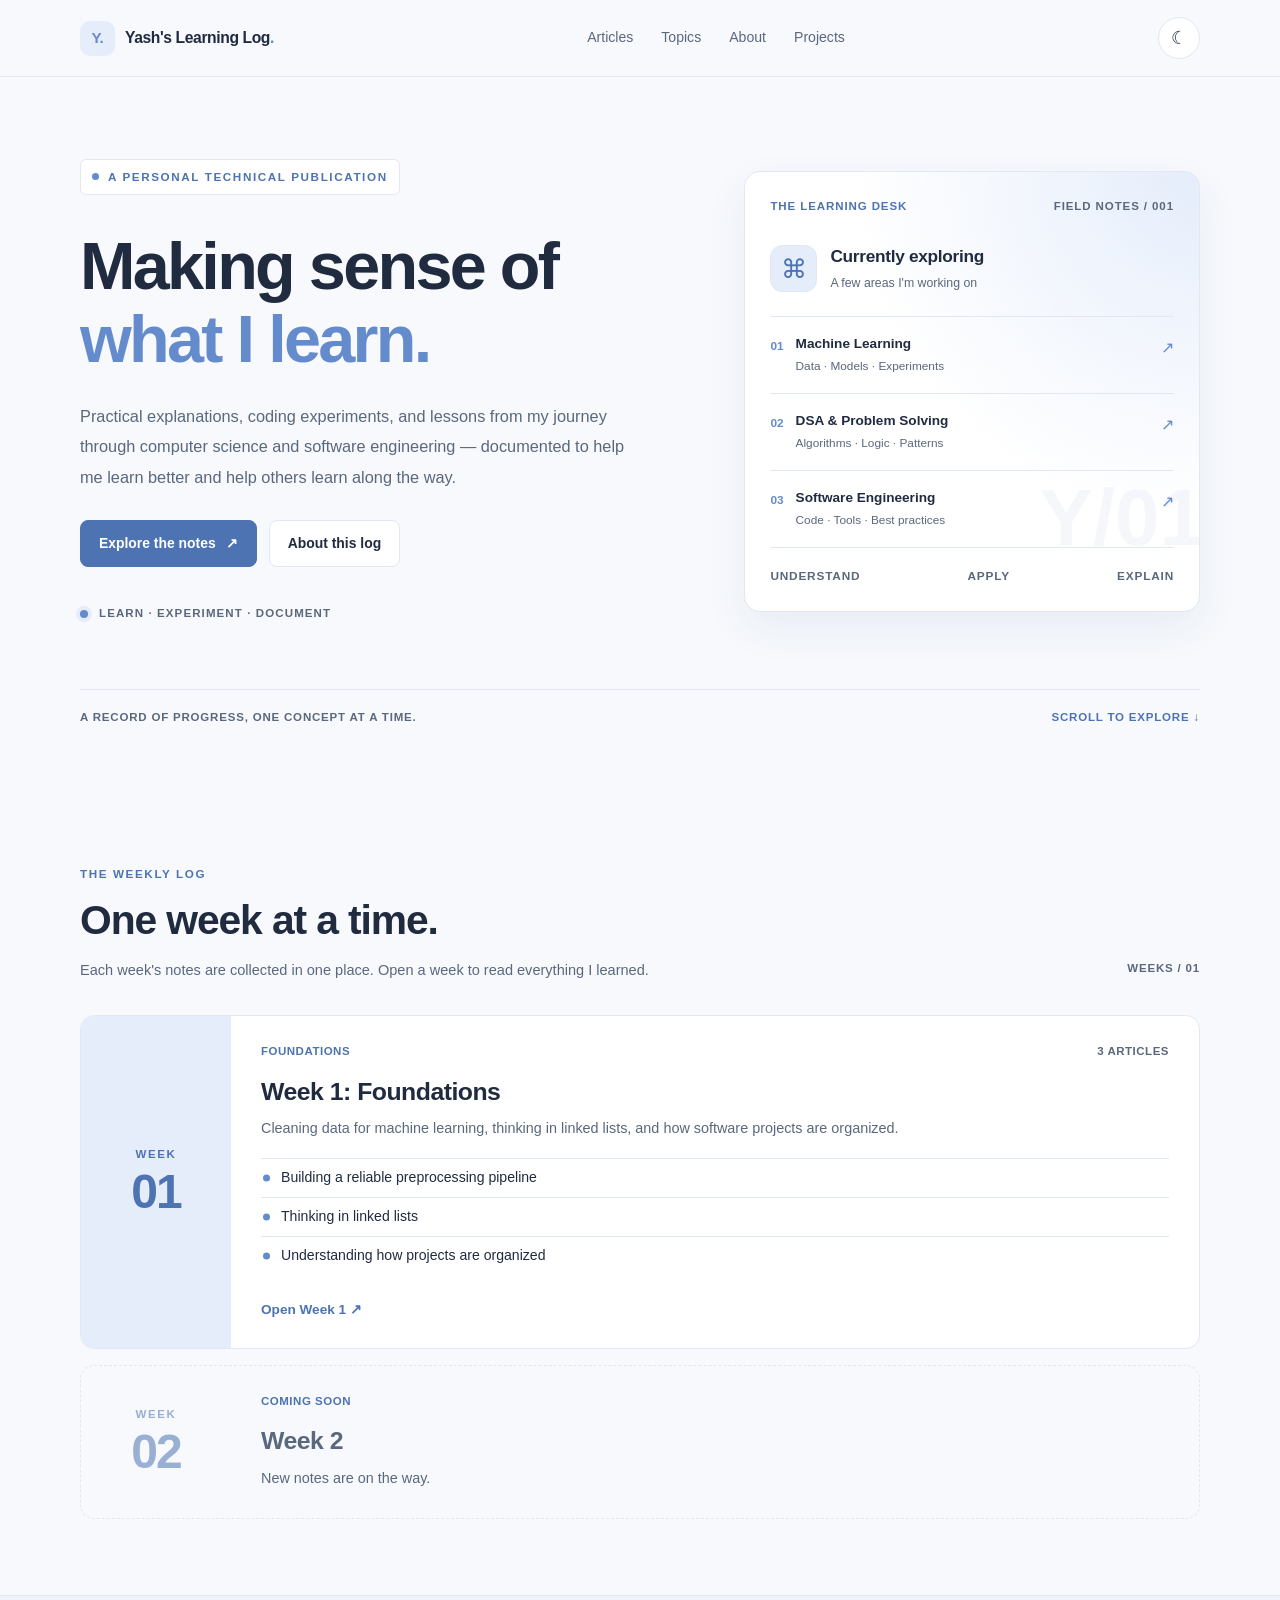
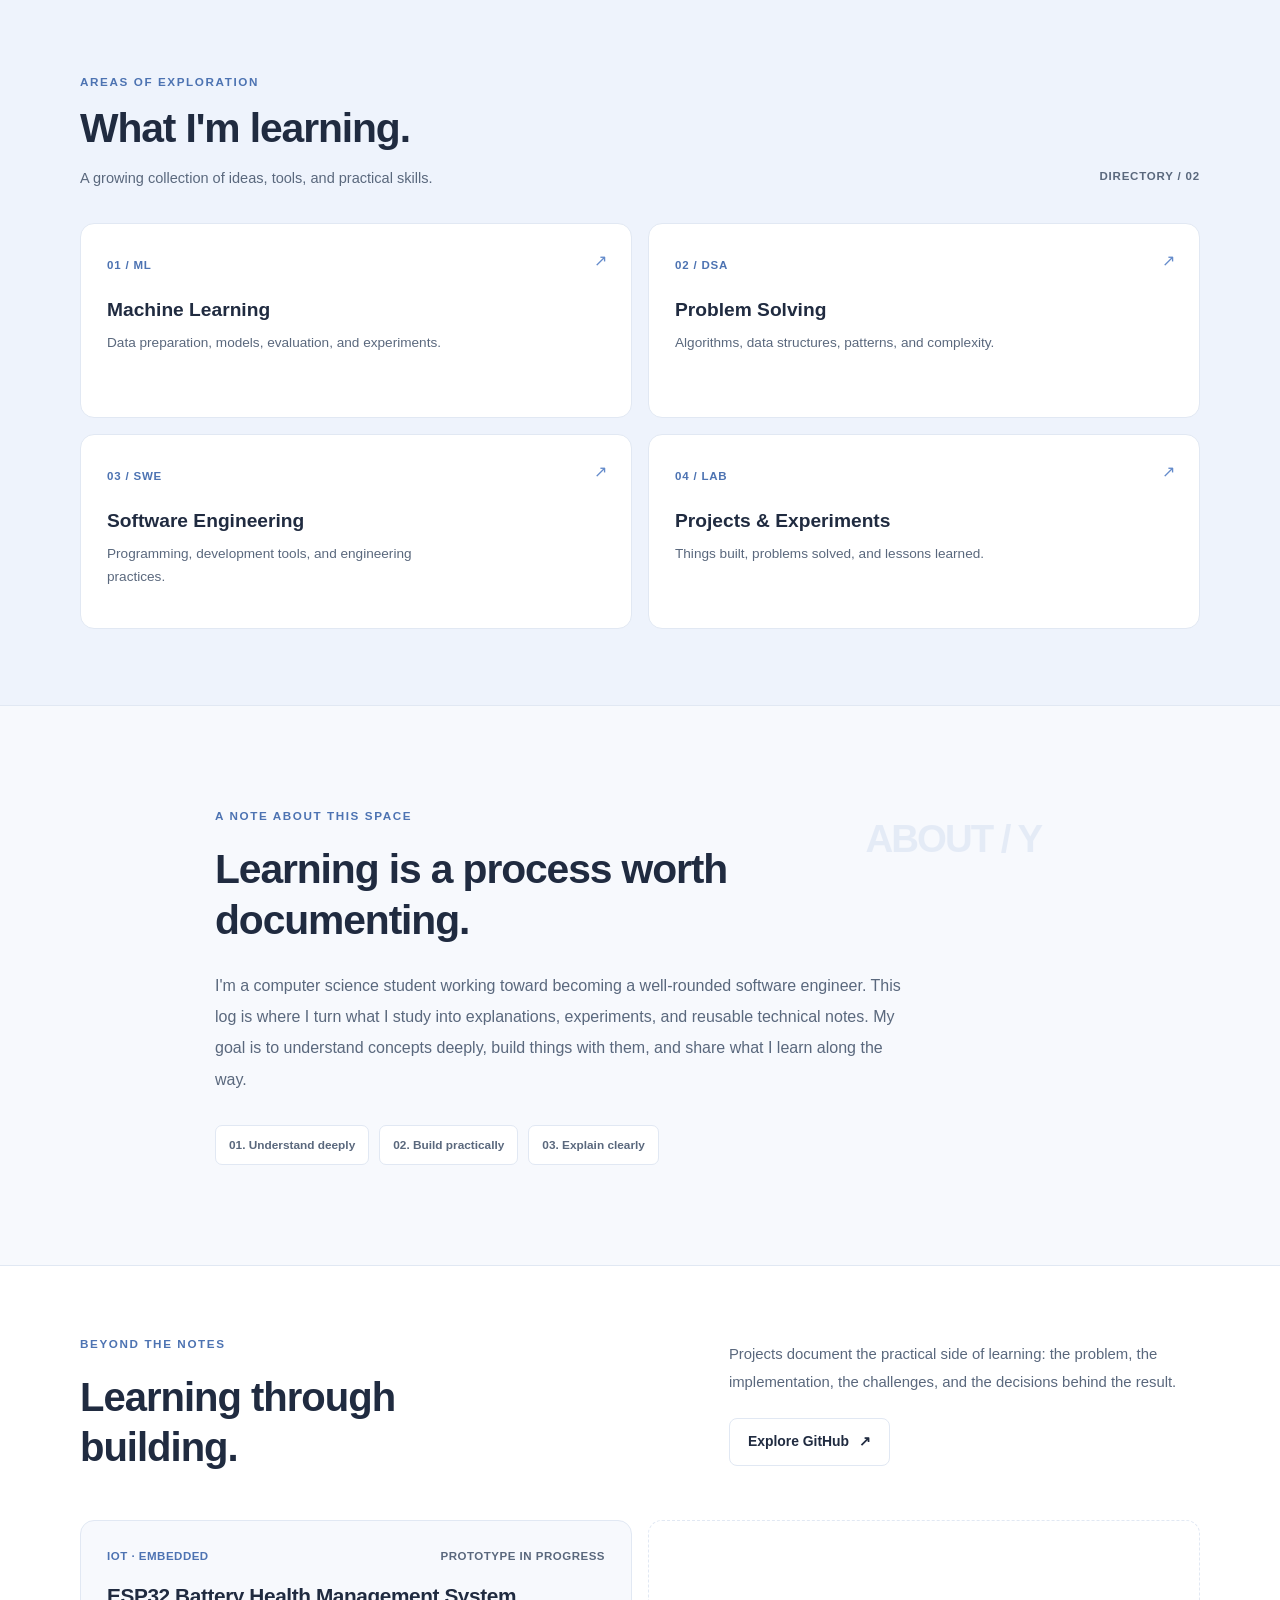
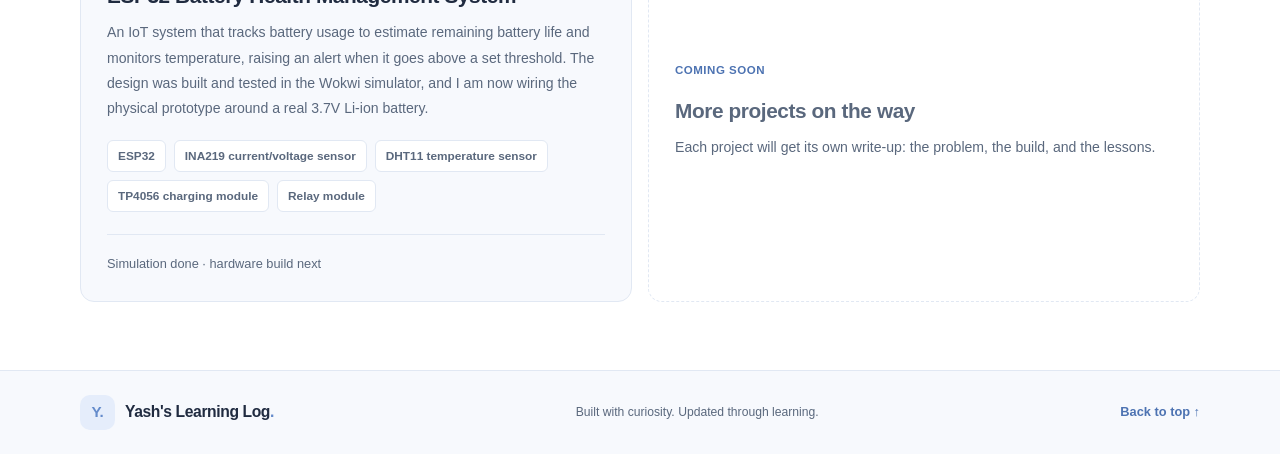
<file: index.html>
<!DOCTYPE html>
<html lang="en">
<head>
  <meta charset="UTF-8">
  <meta name="viewport" content="width=device-width, initial-scale=1.0">

  <meta
    name="description"
    content="Yash's Learning Log — practical technical explanations, coding experiments, and lessons from a journey through computer science and software engineering."
  >

  <meta name="theme-color" content="#F7F9FD">

  <title>Yash's Learning Log — Technical Notes & Tutorials</title>

  <!-- Link preview when shared on LinkedIn / WhatsApp / X.
       After deploying, change the URL below to your real site address. -->
  <meta property="og:type" content="website">
  <meta property="og:title" content="Yash's Learning Log">
  <meta property="og:description" content="Weekly technical notes: machine learning, DSA and software engineering, explained as I learn them.">
  <meta property="og:url" content="https://YOUR-SITE-URL-HERE/">
  <meta name="twitter:card" content="summary">

  <!-- Simple favicon (no extra file needed) -->
  <link rel="icon" href="data:image/svg+xml,%3Csvg xmlns='http://www.w3.org/2000/svg' viewBox='0 0 64 64'%3E%3Crect width='64' height='64' rx='14' fill='%234D73B2'/%3E%3Ctext x='32' y='44' font-family='Arial' font-size='34' font-weight='bold' text-anchor='middle' fill='white'%3EY.%3C/text%3E%3C/svg%3E">

  <!-- Apply saved/system theme before the page paints, so dark mode never flashes white -->
  <script>
    (function () {
      try {
        var saved = localStorage.getItem("learning-log-theme");
        var dark = saved ? saved === "dark"
          : window.matchMedia("(prefers-color-scheme: dark)").matches;
        if (dark) document.documentElement.dataset.theme = "dark";
      } catch (e) {}
    })();
  </script>

  <link rel="stylesheet" href="./style.css">
  <script src="./script.js" defer></script>
</head>

<body>
  <a class="skip-link" href="#articles">Skip to content</a>

  <!-- Navigation -->
 
<header class="site-header">
  <nav class="navbar container" aria-label="Main navigation">
    <a class="brand" href="#home">
      <span class="brand-mark" aria-hidden="true">Y.</span>
      <span>Yash's Learning Log<span class="brand-period">.</span></span>
    </a>

    <div class="nav-links">
      <a href="#articles">Articles</a>
      <a href="#topics">Topics</a>
      <a href="#about">About</a>
      <a href="#projects">Projects</a>
    </div>

    <button
      class="theme-toggle"
      id="theme-toggle"
      type="button"
      aria-label="Toggle color theme"
      aria-pressed="false"
      title="Toggle color theme"
    >
      <span id="theme-icon" aria-hidden="true">☾</span>
    </button>
  </nav>
</header>


  <main>
    <!-- Hero -->
    <section class="hero container" id="home">
      <div class="hero-layout">
        <div class="hero-content">
          <div class="eyebrow">
            <span class="eyebrow-dot"></span>
            A PERSONAL TECHNICAL PUBLICATION
          </div>

          <h1>
            Making sense of
            <span>what I learn.</span>
          </h1>

          <p class="hero-description">
            Practical explanations, coding experiments, and lessons
            from my journey through computer science and software
            engineering — documented to help me learn better and
            help others learn along the way.
          </p>

          <div class="hero-actions">
            <a class="button button-primary" href="#articles">
              Explore the notes <span aria-hidden="true">↗</span>
            </a>

            <a class="button button-secondary" href="#about">
              About this log
            </a>
          </div>

          <div class="hero-signature">
            <span class="status-dot"></span>
            LEARN · EXPERIMENT · DOCUMENT
          </div>
        </div>

        <!-- Learning dashboard -->
        <aside class="learning-panel">
          <div class="panel-top">
            <span class="panel-label">THE LEARNING DESK</span>
            <span class="panel-index">FIELD NOTES / 001</span>
          </div>

          <div class="panel-intro">
            <div class="panel-icon" aria-hidden="true">⌘</div>
            <div>
              <h2>Currently exploring</h2>
              <p>A few areas I'm working on</p>
            </div>
          </div>

          <a class="learning-item" href="#topics">
            <span class="learning-number">01</span>
            <span class="learning-details">
              <strong>Machine Learning</strong>
              <small>Data · Models · Experiments</small>
            </span>
            <span class="learning-arrow" aria-hidden="true">↗</span>
          </a>

          <a class="learning-item" href="#topics">
            <span class="learning-number">02</span>
            <span class="learning-details">
              <strong>DSA & Problem Solving</strong>
              <small>Algorithms · Logic · Patterns</small>
            </span>
            <span class="learning-arrow" aria-hidden="true">↗</span>
          </a>

          <a class="learning-item" href="#topics">
            <span class="learning-number">03</span>
            <span class="learning-details">
              <strong>Software Engineering</strong>
              <small>Code · Tools · Best practices</small>
            </span>
            <span class="learning-arrow" aria-hidden="true">↗</span>
          </a>

          <div class="panel-bottom">
            <span>UNDERSTAND</span>
            <span>APPLY</span>
            <span>EXPLAIN</span>
          </div>

          <div class="panel-decoration" aria-hidden="true">Y/01</div>
        </aside>
      </div>

      <div class="hero-bottom">
        <span>A RECORD OF PROGRESS, ONE CONCEPT AT A TIME.</span>
        <a href="#articles">SCROLL TO EXPLORE ↓</a>
      </div>
    </section>

    <!-- Weekly log -->
    <section class="section container" id="articles">
      <div class="section-heading">
        <div>
          <p class="eyebrow">THE WEEKLY LOG</p>
          <h2>One week at a time.</h2>
          <p class="section-description">
            Each week's notes are collected in one place. Open a week to
            read everything I learned.
          </p>
        </div>

        <span class="section-index">WEEKS / 01</span>
      </div>

      <div class="week-list">
        <!-- To add a new week: copy this card, change the number, text and link -->
        <a class="week-card" href="weeks/week1.html">
          <div class="week-badge" aria-hidden="true">
            <span>WEEK</span>
            <strong>01</strong>
          </div>

          <div class="week-body">
            <div class="article-meta">
              <span class="tag">FOUNDATIONS</span>
              <span>3 ARTICLES</span>
            </div>

            <h3>Week 1: Foundations</h3>

            <p>
              Cleaning data for machine learning, thinking in linked lists,
              and how software projects are organized.
            </p>

            <ul class="week-topics">
              <li>Building a reliable preprocessing pipeline</li>
              <li>Thinking in linked lists</li>
              <li>Understanding how projects are organized</li>
            </ul>

            <span class="week-link">Open Week 1 <span aria-hidden="true">↗</span></span>
          </div>
        </a>

        <div class="week-card week-card-soon">
          <div class="week-badge" aria-hidden="true">
            <span>WEEK</span>
            <strong>02</strong>
          </div>

          <div class="week-body">
            <div class="article-meta">
              <span class="tag">COMING SOON</span>
            </div>
            <h3>Week 2</h3>
            <p>New notes are on the way.</p>
          </div>
        </div>
      </div>
    </section>

    <!-- Topics -->
    <section class="section topics-section" id="topics">
      <div class="container">
        <div class="section-heading">
          <div>
            <p class="eyebrow">AREAS OF EXPLORATION</p>
            <h2>What I'm learning.</h2>
            <p class="section-description">
              A growing collection of ideas, tools, and practical skills.
            </p>
          </div>

          <span class="section-index">DIRECTORY / 02</span>
        </div>

        <div class="topic-grid">
          <a class="topic-card" href="#articles">
            <span class="topic-number">01 / ML</span>
            <h3>Machine Learning</h3>
            <p>Data preparation, models, evaluation, and experiments.</p>
            <span class="topic-arrow" aria-hidden="true">↗</span>
          </a>

          <a class="topic-card" href="#articles">
            <span class="topic-number">02 / DSA</span>
            <h3>Problem Solving</h3>
            <p>Algorithms, data structures, patterns, and complexity.</p>
            <span class="topic-arrow" aria-hidden="true">↗</span>
          </a>

          <a class="topic-card" href="#articles">
            <span class="topic-number">03 / SWE</span>
            <h3>Software Engineering</h3>
            <p>Programming, development tools, and engineering practices.</p>
            <span class="topic-arrow" aria-hidden="true">↗</span>
          </a>

          <a class="topic-card" href="#projects">
            <span class="topic-number">04 / LAB</span>
            <h3>Projects & Experiments</h3>
            <p>Things built, problems solved, and lessons learned.</p>
            <span class="topic-arrow" aria-hidden="true">↗</span>
          </a>
        </div>
      </div>
    </section>

    <!-- About -->
    <section class="section container about-section" id="about">
      <div class="about-marker" aria-hidden="true">ABOUT / Y</div>

      <p class="eyebrow">A NOTE ABOUT THIS SPACE</p>
      <h2>Learning is a process worth documenting.</h2>

      <p class="about-copy">
        I'm a computer science student working toward becoming a
        well-rounded software engineer. This log is where I turn what
        I study into explanations, experiments, and reusable technical
        notes. My goal is to understand concepts deeply, build things
        with them, and share what I learn along the way.
      </p>

      <div class="about-principles">
        <span>01. Understand deeply</span>
        <span>02. Build practically</span>
        <span>03. Explain clearly</span>
      </div>
    </section>

    <!-- Projects -->
    <section class="section projects-section" id="projects">
      <div class="container projects-layout">
        <div>
          <p class="eyebrow">BEYOND THE NOTES</p>
          <h2>Learning through building.</h2>
        </div>

        <div class="projects-content">
          <p>
            Projects document the practical side of learning:
            the problem, the implementation, the challenges, and
            the decisions behind the result.
          </p>

          <a
            class="button button-secondary"
            href="https://github.com/yasasri-veduru/learning-log"
            target="_blank"
            rel="noopener noreferrer"
          >
            Explore GitHub <span aria-hidden="true">↗</span>
          </a>
        </div>
      </div>
      <div class="container project-grid">
        <article class="project-card">
          <div class="article-meta">
            <span class="tag">IOT · EMBEDDED</span>
            <span class="project-status">PROTOTYPE IN PROGRESS</span>
          </div>

          <h3>ESP32 Battery Health Management System</h3>

          <p>
            An IoT system that tracks battery usage to estimate remaining
            battery life and monitors temperature, raising an alert when it
            goes above a set threshold. The design was built and tested in
            the Wokwi simulator, and I am now wiring the physical prototype
            around a real 3.7V Li-ion battery.
          </p>

          <ul class="project-stack" aria-label="Components">
            <li>ESP32</li>
            <li>INA219 current/voltage sensor</li>
            <li>DHT11 temperature sensor</li>
            <li>TP4056 charging module</li>
            <li>Relay module</li>
          </ul>

          <!-- When the code is on GitHub, add a link here, for example:
               <a href="https://github.com/yasasri-veduru/YOUR-REPO">View on GitHub</a> -->
          <div class="card-footer">
            <span>Simulation done · hardware build next</span>
          </div>
        </article>

        <div class="project-card project-card-soon">
          <div class="article-meta">
            <span class="tag">COMING SOON</span>
          </div>
          <h3>More projects on the way</h3>
          <p>Each project will get its own write-up: the problem, the build, and the lessons.</p>
        </div>
      </div>
    </section>
  </main>

  <!-- Footer -->
  <footer class="site-footer">
    <div class="container footer-inner">
      <a class="brand" href="#home">
        <span class="brand-mark" aria-hidden="true">Y.</span>
        <span>Yash's Learning Log<span class="brand-period">.</span></span>
      </a>

      <p>Built with curiosity. Updated through learning.</p>

      <a class="back-to-top" href="#home">Back to top ↑</a>
    </div>
  </footer>
</body>
</html>
</file>
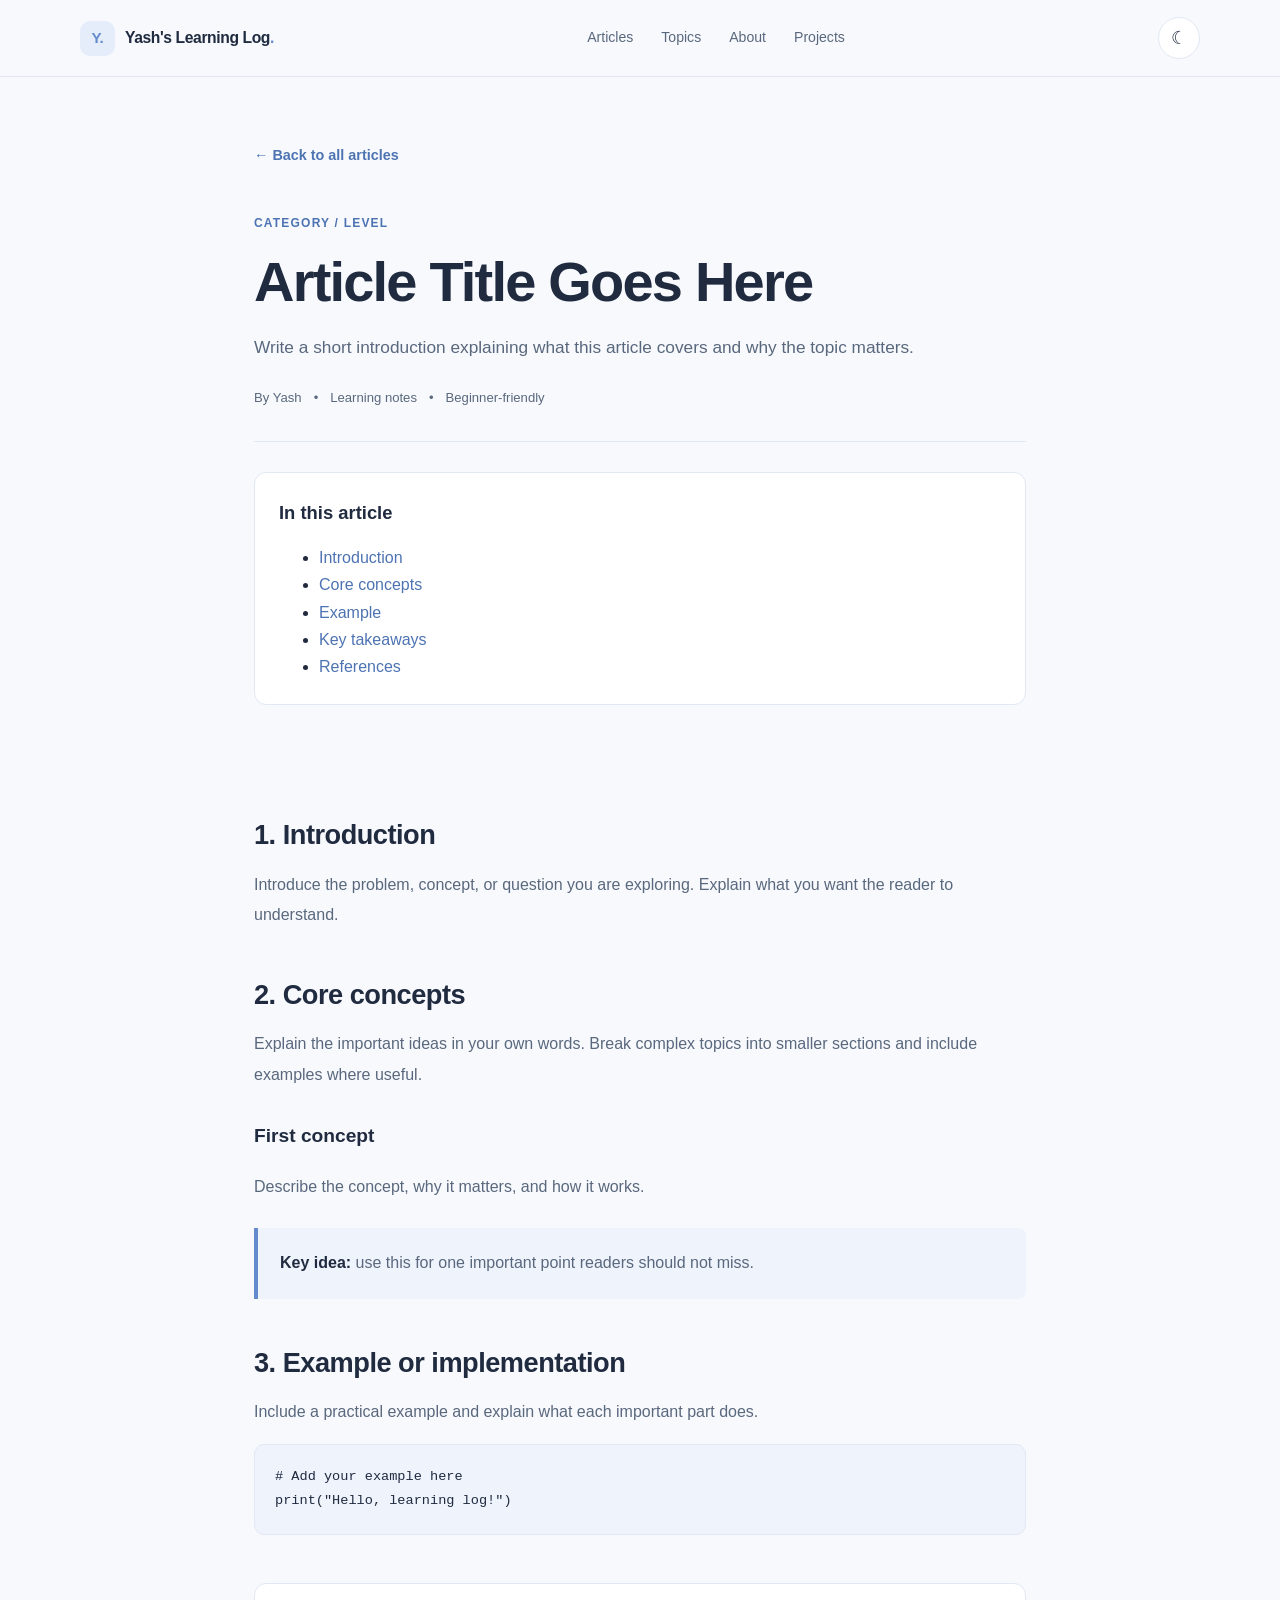
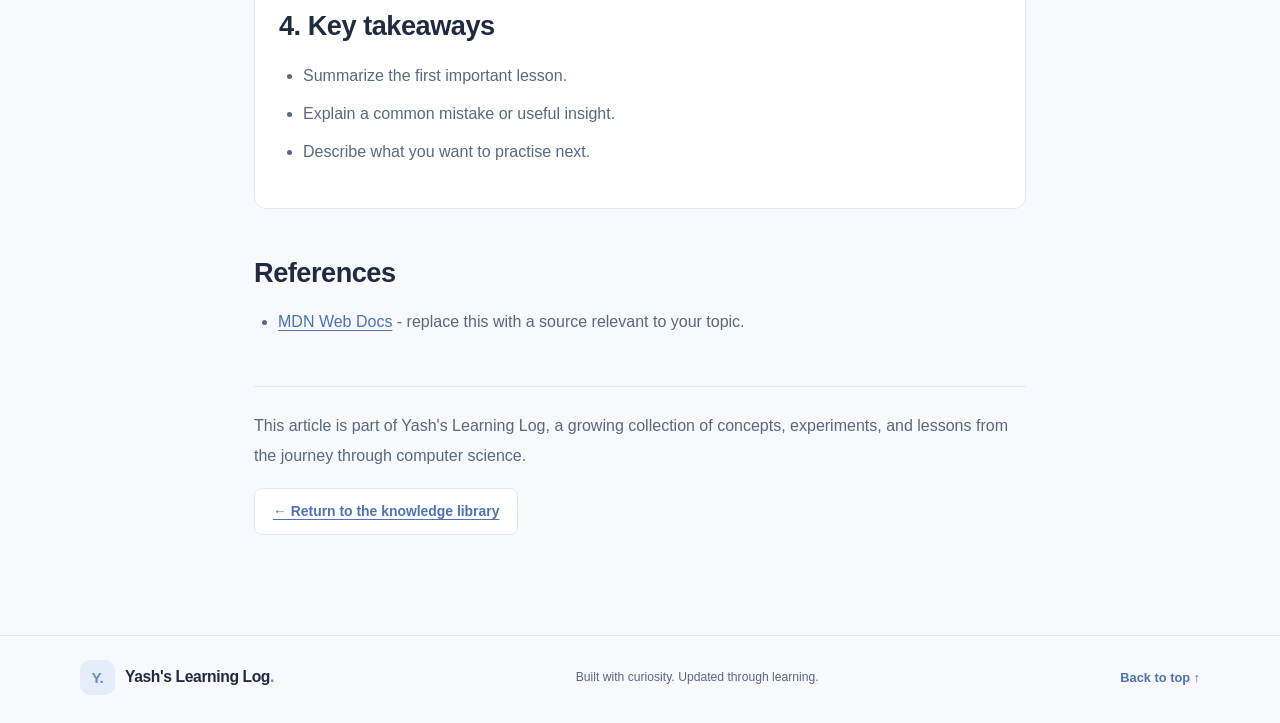
<file: articles/article-template.html>
<!DOCTYPE html>
<html lang="en">
<head>
  <meta charset="UTF-8">
  <meta name="viewport" content="width=device-width, initial-scale=1.0">

  <title>Article Title | Yash's Learning Log</title>
  <meta name="description" content="A concise summary of what this article teaches.">

  <link rel="icon" href="data:image/svg+xml,%3Csvg xmlns='http://www.w3.org/2000/svg' viewBox='0 0 64 64'%3E%3Crect width='64' height='64' rx='14' fill='%234D73B2'/%3E%3Ctext x='32' y='44' font-family='Arial' font-size='34' font-weight='bold' text-anchor='middle' fill='white'%3EY.%3C/text%3E%3C/svg%3E">

  <!-- Apply saved/system theme before the page paints (prevents a white flash in dark mode) -->
  <script>
    (function () {
      try {
        var saved = localStorage.getItem("learning-log-theme");
        var dark = saved ? saved === "dark"
          : window.matchMedia("(prefers-color-scheme: dark)").matches;
        if (dark) document.documentElement.dataset.theme = "dark";
      } catch (e) {}
    })();
  </script>

  <link rel="stylesheet" href="../style.css">
  <link rel="stylesheet" href="./article.css">
  <script src="../script.js" defer></script>
</head>

<body id="top">
  <a class="skip-link" href="#main">Skip to content</a>

  <header class="site-header">
    <nav class="navbar container" aria-label="Main navigation">
      <a class="brand" href="../index.html#home">
        <span class="brand-mark" aria-hidden="true">Y.</span>
        <span>Yash's Learning Log<span class="brand-period">.</span></span>
      </a>

      <div class="nav-links">
        <a href="../index.html#articles">Articles</a>
        <a href="../index.html#topics">Topics</a>
        <a href="../index.html#about">About</a>
        <a href="../index.html#projects">Projects</a>
      </div>

      <button
        class="theme-toggle"
        id="theme-toggle"
        type="button"
        aria-label="Switch to dark mode"
        aria-pressed="false"
        title="Toggle color theme"
      >
        <span id="theme-icon" aria-hidden="true">&#9790;</span>
      </button>
    </nav>
  </header>

  <main class="article-page" id="main">
    <a class="article-back" href="../index.html#articles">
      &larr; Back to all articles
    </a>

    <header class="article-header">
      <!-- CUSTOMIZE: topic / level. Keep the same style as the cards on the homepage -->
      <p class="article-category">CATEGORY / LEVEL</p>

      <!-- CUSTOMIZE: article title -->
      <h1>Article Title Goes Here</h1>

      <!-- CUSTOMIZE: one or two sentences: what the reader will learn -->
      <p class="article-subtitle">
        Write a short introduction explaining what this article covers
        and why the topic matters.
      </p>

      <div class="article-byline">
        <span>By Yash</span>
        <span>&bull;</span>
        <span>Learning notes</span>
        <span>&bull;</span>
        <span>Beginner-friendly</span>
      </div>
    </header>

    <!-- Keep these links synchronized with the section IDs below -->
    <nav class="article-toc" aria-label="Table of contents">
      <h2>In this article</h2>
      <ul>
        <li><a href="#introduction">Introduction</a></li>
        <li><a href="#concepts">Core concepts</a></li>
        <li><a href="#example">Example</a></li>
        <li><a href="#takeaways">Key takeaways</a></li>
        <li><a href="#references">References</a></li>
      </ul>
    </nav>

    <article class="article-body">
      <section id="introduction">
        <h2>1. Introduction</h2>
        <p>
          Introduce the problem, concept, or question you are exploring.
          Explain what you want the reader to understand.
        </p>
      </section>

      <section id="concepts">
        <h2>2. Core concepts</h2>
        <p>
          Explain the important ideas in your own words. Break complex
          topics into smaller sections and include examples where useful.
        </p>

        <h3>First concept</h3>
        <p>Describe the concept, why it matters, and how it works.</p>

        <!-- Optional highlighted note -->
        <div class="article-callout">
          <p><strong>Key idea:</strong> use this for one important point readers should not miss.</p>
        </div>
      </section>

      <section id="example">
        <h2>3. Example or implementation</h2>
        <p>
          Include a practical example and explain what each important
          part does.
        </p>

<pre><code># Add your example here
print("Hello, learning log!")</code></pre>
      </section>

      <section class="takeaways" id="takeaways">
        <h2>4. Key takeaways</h2>
        <ul>
          <li>Summarize the first important lesson.</li>
          <li>Explain a common mistake or useful insight.</li>
          <li>Describe what you want to practise next.</li>
        </ul>
      </section>

      <section id="references">
        <h2>References</h2>
        <ul>
          <li>
            <a href="https://developer.mozilla.org/"
               target="_blank" rel="noopener noreferrer">MDN Web Docs</a>
            - replace this with a source relevant to your topic.
          </li>
        </ul>
      </section>

      <div class="article-end">
        <p>
          This article is part of Yash's Learning Log, a growing collection
          of concepts, experiments, and lessons from the journey through
          computer science.
        </p>

        <a class="button button-secondary" href="../index.html#articles">
          &larr; Return to the knowledge library
        </a>
      </div>
    </article>
  </main>

  <footer class="site-footer">
    <div class="container footer-inner">
      <a class="brand" href="../index.html#home">
        <span class="brand-mark" aria-hidden="true">Y.</span>
        <span>Yash's Learning Log<span class="brand-period">.</span></span>
      </a>

      <p>Built with curiosity. Updated through learning.</p>

      <a class="back-to-top" href="#top">Back to top &uarr;</a>
    </div>
  </footer>
</body>
</html>
</file>
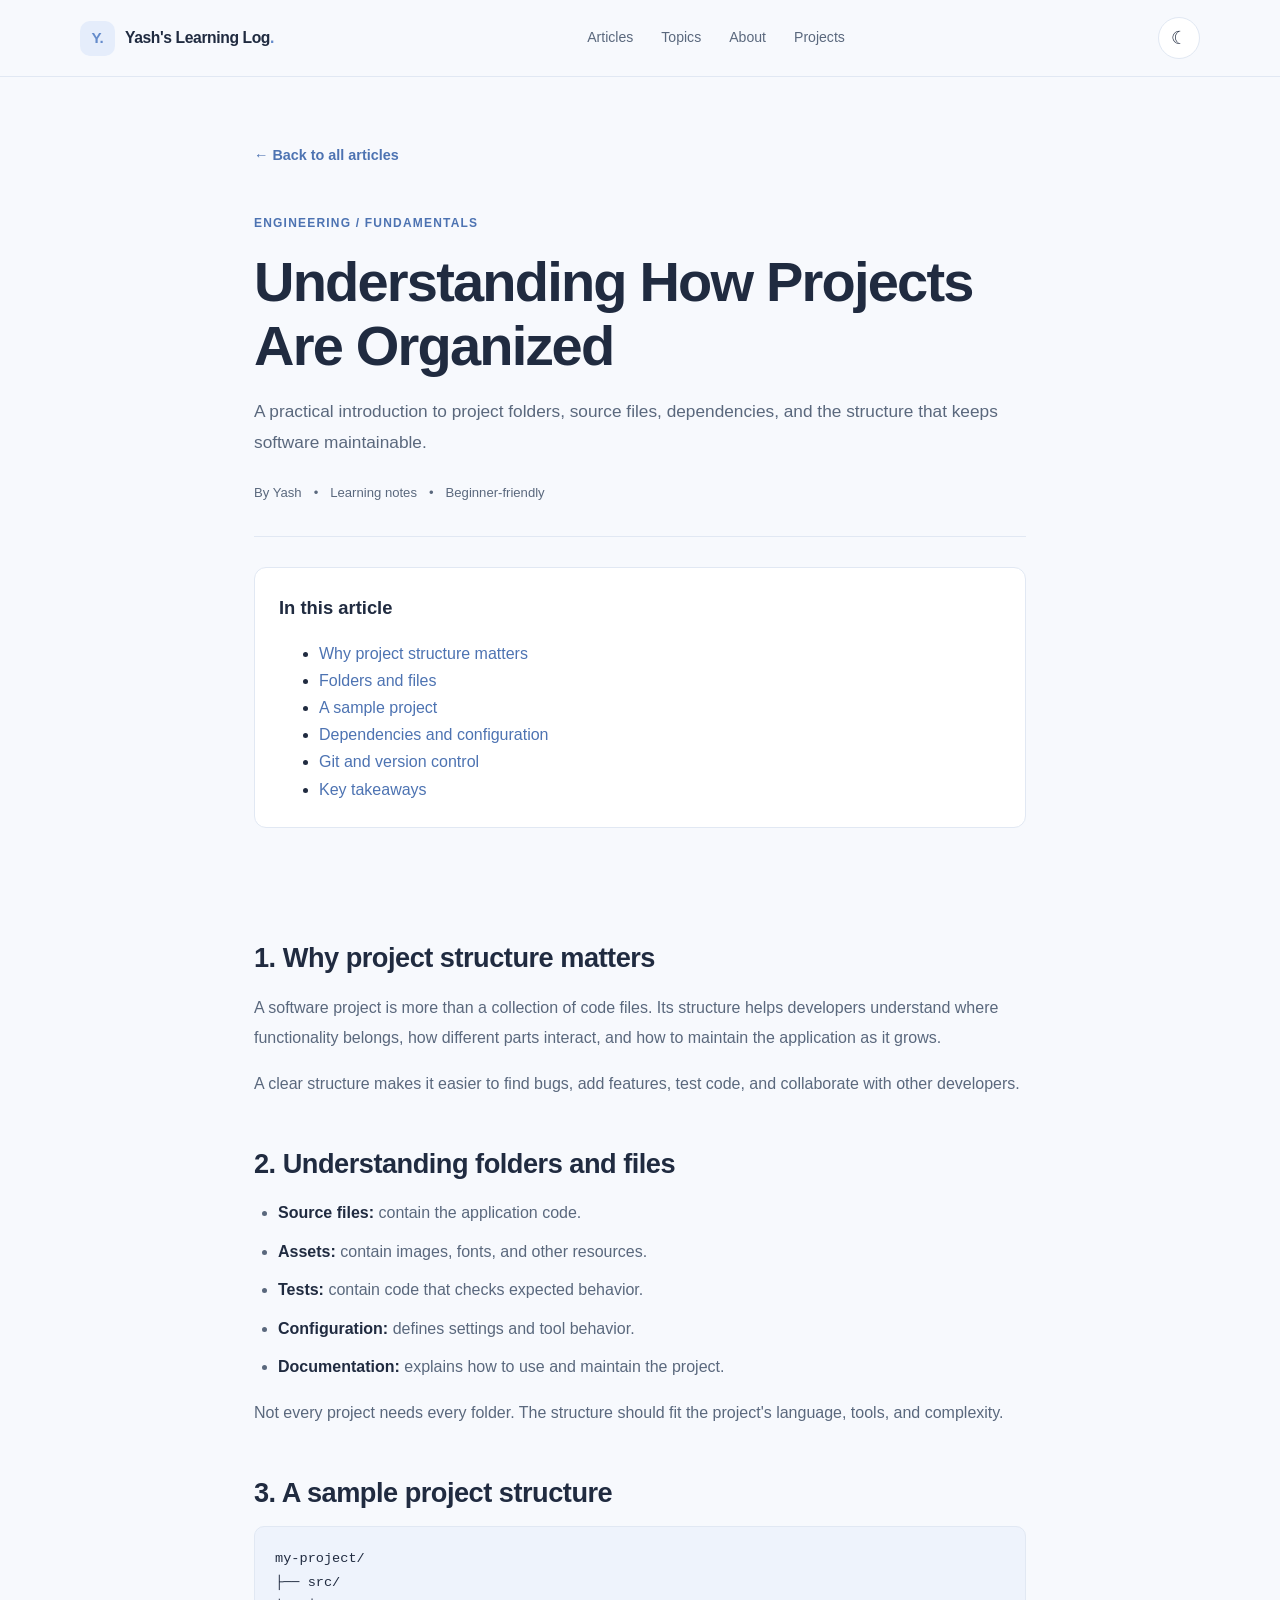
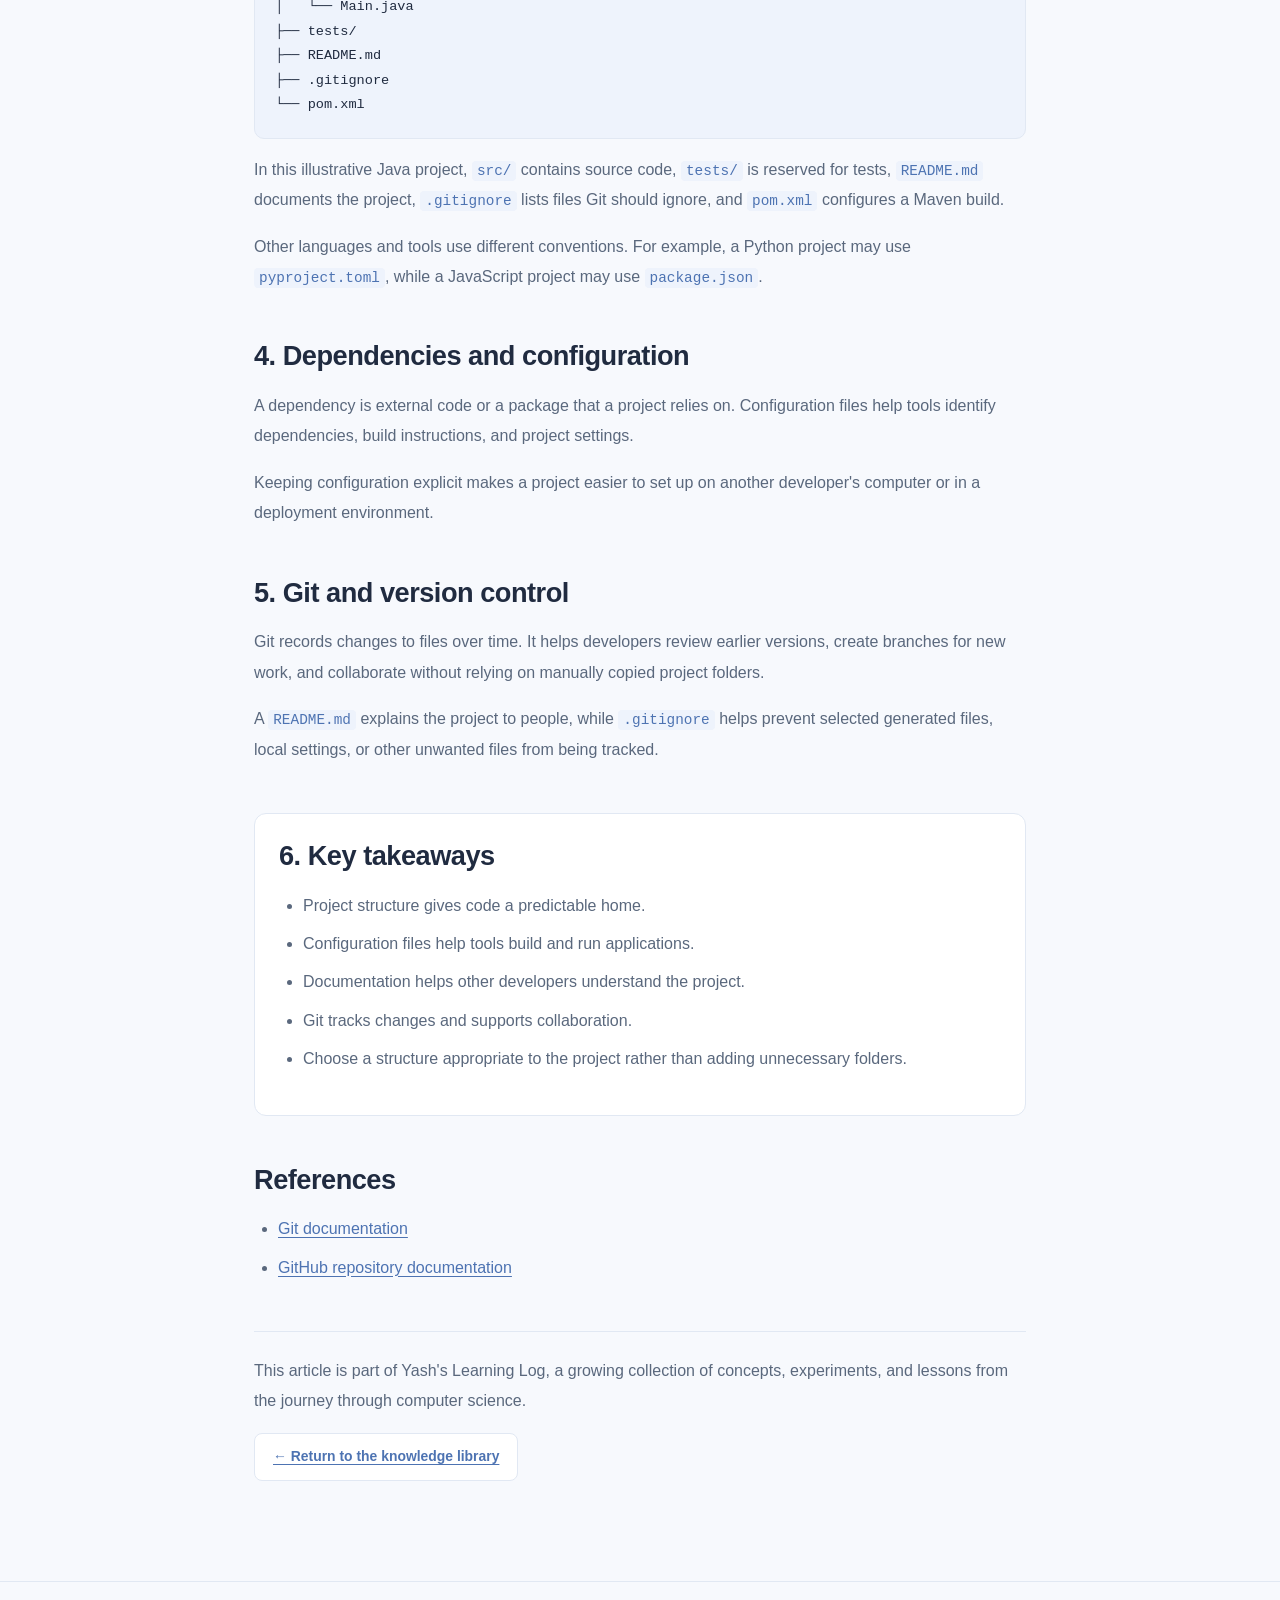
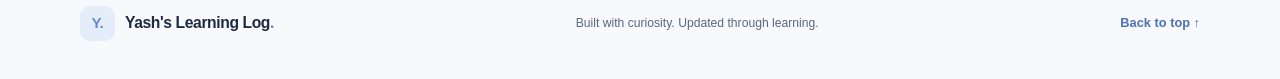
<file: articles/organizing-software-projects.html>
<!DOCTYPE html>
<html lang="en">
<head>
  <meta charset="UTF-8">
  <meta name="viewport" content="width=device-width, initial-scale=1.0">

  <title>Understanding How Projects Are Organized | Yash's Learning Log</title>
  <meta name="description" content="Learn how software project folders, files, modules, and dependencies fit together.">

  <link rel="icon" href="data:image/svg+xml,%3Csvg xmlns='http://www.w3.org/2000/svg' viewBox='0 0 64 64'%3E%3Crect width='64' height='64' rx='14' fill='%234D73B2'/%3E%3Ctext x='32' y='44' font-family='Arial' font-size='34' font-weight='bold' text-anchor='middle' fill='white'%3EY.%3C/text%3E%3C/svg%3E">

  <!-- Apply saved/system theme before the page paints (prevents a white flash in dark mode) -->
  <script>
    (function () {
      try {
        var saved = localStorage.getItem("learning-log-theme");
        var dark = saved ? saved === "dark"
          : window.matchMedia("(prefers-color-scheme: dark)").matches;
        if (dark) document.documentElement.dataset.theme = "dark";
      } catch (e) {}
    })();
  </script>

  <link rel="stylesheet" href="../style.css">
  <link rel="stylesheet" href="./article.css">
  <script src="../script.js" defer></script>
</head>

<body id="top">
  <a class="skip-link" href="#main">Skip to content</a>

  <header class="site-header">
    <nav class="navbar container" aria-label="Main navigation">
      <a class="brand" href="../index.html#home">
        <span class="brand-mark" aria-hidden="true">Y.</span>
        <span>Yash's Learning Log<span class="brand-period">.</span></span>
      </a>

      <div class="nav-links">
        <a href="../index.html#articles">Articles</a>
        <a href="../index.html#topics">Topics</a>
        <a href="../index.html#about">About</a>
        <a href="../index.html#projects">Projects</a>
      </div>

      <button
        class="theme-toggle"
        id="theme-toggle"
        type="button"
        aria-label="Switch to dark mode"
        aria-pressed="false"
        title="Toggle color theme"
      >
        <span id="theme-icon" aria-hidden="true">&#9790;</span>
      </button>
    </nav>
  </header>

  <main class="article-page" id="main">
    <a class="article-back" href="../index.html#articles">
      ← Back to all articles
    </a>

    <header class="article-header">
      <p class="article-category">ENGINEERING / FUNDAMENTALS</p>

      <h1>Understanding How Projects Are Organized</h1>

      <p class="article-subtitle">
        A practical introduction to project folders, source files,
        dependencies, and the structure that keeps software maintainable.
      </p>

      <div class="article-byline">
        <span>By Yash</span>
        <span>•</span>
        <span>Learning notes</span>
        <span>•</span>
        <span>Beginner-friendly</span>
      </div>
    </header>

    <nav class="article-toc" aria-label="Table of contents">
      <h2>In this article</h2>
      <ul>
<li><a href="#why-structure">Why project structure matters</a></li>
        <li><a href="#folders">Folders and files</a></li>
        <li><a href="#example">A sample project</a></li>
        <li><a href="#dependencies">Dependencies and configuration</a></li>
        <li><a href="#git">Git and version control</a></li>
        <li><a href="#takeaways">Key takeaways</a></li>
      </ul>
    </nav>

    <article class="article-body">

      <section id="why-structure">
        <h2>1. Why project structure matters</h2>
        <p>
          A software project is more than a collection of code files.
          Its structure helps developers understand where functionality
          belongs, how different parts interact, and how to maintain the
          application as it grows.
        </p>
        <p>
          A clear structure makes it easier to find bugs, add features,
          test code, and collaborate with other developers.
        </p>
      </section>

      <section id="folders">
        <h2>2. Understanding folders and files</h2>
        <ul>
          <li><strong>Source files:</strong> contain the application code.</li>
          <li><strong>Assets:</strong> contain images, fonts, and other resources.</li>
          <li><strong>Tests:</strong> contain code that checks expected behavior.</li>
          <li><strong>Configuration:</strong> defines settings and tool behavior.</li>
          <li><strong>Documentation:</strong> explains how to use and maintain the project.</li>
        </ul>
        <p>
          Not every project needs every folder. The structure should fit
          the project's language, tools, and complexity.
        </p>
      </section>

      <section id="example">
        <h2>3. A sample project structure</h2>
        <pre><code>my-project/
├── src/
│   └── Main.java
├── tests/
├── README.md
├── .gitignore
└── pom.xml</code></pre>

        <p>
          In this illustrative Java project, <code>src/</code> contains
          source code, <code>tests/</code> is reserved for tests,
          <code>README.md</code> documents the project,
          <code>.gitignore</code> lists files Git should ignore, and
          <code>pom.xml</code> configures a Maven build.
        </p>

        <p>
          Other languages and tools use different conventions. For example,
          a Python project may use <code>pyproject.toml</code>, while a
          JavaScript project may use <code>package.json</code>.
        </p>
      </section>

      <section id="dependencies">
        <h2>4. Dependencies and configuration</h2>
        <p>
          A dependency is external code or a package that a project relies
          on. Configuration files help tools identify dependencies, build
          instructions, and project settings.
        </p>
        <p>
          Keeping configuration explicit makes a project easier to set up
          on another developer's computer or in a deployment environment.
        </p>
      </section>

      <section id="git">
        <h2>5. Git and version control</h2>
        <p>
          Git records changes to files over time. It helps developers review
          earlier versions, create branches for new work, and collaborate
          without relying on manually copied project folders.
        </p>
        <p>
          A <code>README.md</code> explains the project to people, while
          <code>.gitignore</code> helps prevent selected generated files,
          local settings, or other unwanted files from being tracked.
        </p>
      </section>

      <section class="takeaways" id="takeaways">
        <h2>6. Key takeaways</h2>
        <ul>
          <li>Project structure gives code a predictable home.</li>
          <li>Configuration files help tools build and run applications.</li>
          <li>Documentation helps other developers understand the project.</li>
          <li>Git tracks changes and supports collaboration.</li>
          <li>Choose a structure appropriate to the project rather than adding unnecessary folders.</li>
        </ul>
      </section>

      <section id="references">
        <h2>References</h2>
        <ul>
          <li><a href="https://git-scm.com/docs" target="_blank" rel="noopener noreferrer">Git documentation</a></li>
          <li><a href="https://docs.github.com/en/repositories" target="_blank" rel="noopener noreferrer">GitHub repository documentation</a></li>
        </ul>
      </section>

      <div class="article-end">
        <p>
          This article is part of Yash's Learning Log, a growing collection of concepts, experiments, and lessons from the journey through computer science.
        </p>

        <a class="button button-secondary" href="../index.html#articles">
          &larr; Return to the knowledge library
        </a>
      </div>
    </article>
  </main>

  <footer class="site-footer">
    <div class="container footer-inner">
      <a class="brand" href="../index.html#home">
        <span class="brand-mark" aria-hidden="true">Y.</span>
        <span>Yash's Learning Log<span class="brand-period">.</span></span>
      </a>

      <p>Built with curiosity. Updated through learning.</p>

      <a class="back-to-top" href="#top">Back to top &uarr;</a>
    </div>
  </footer>
</body>
</html>
</file>
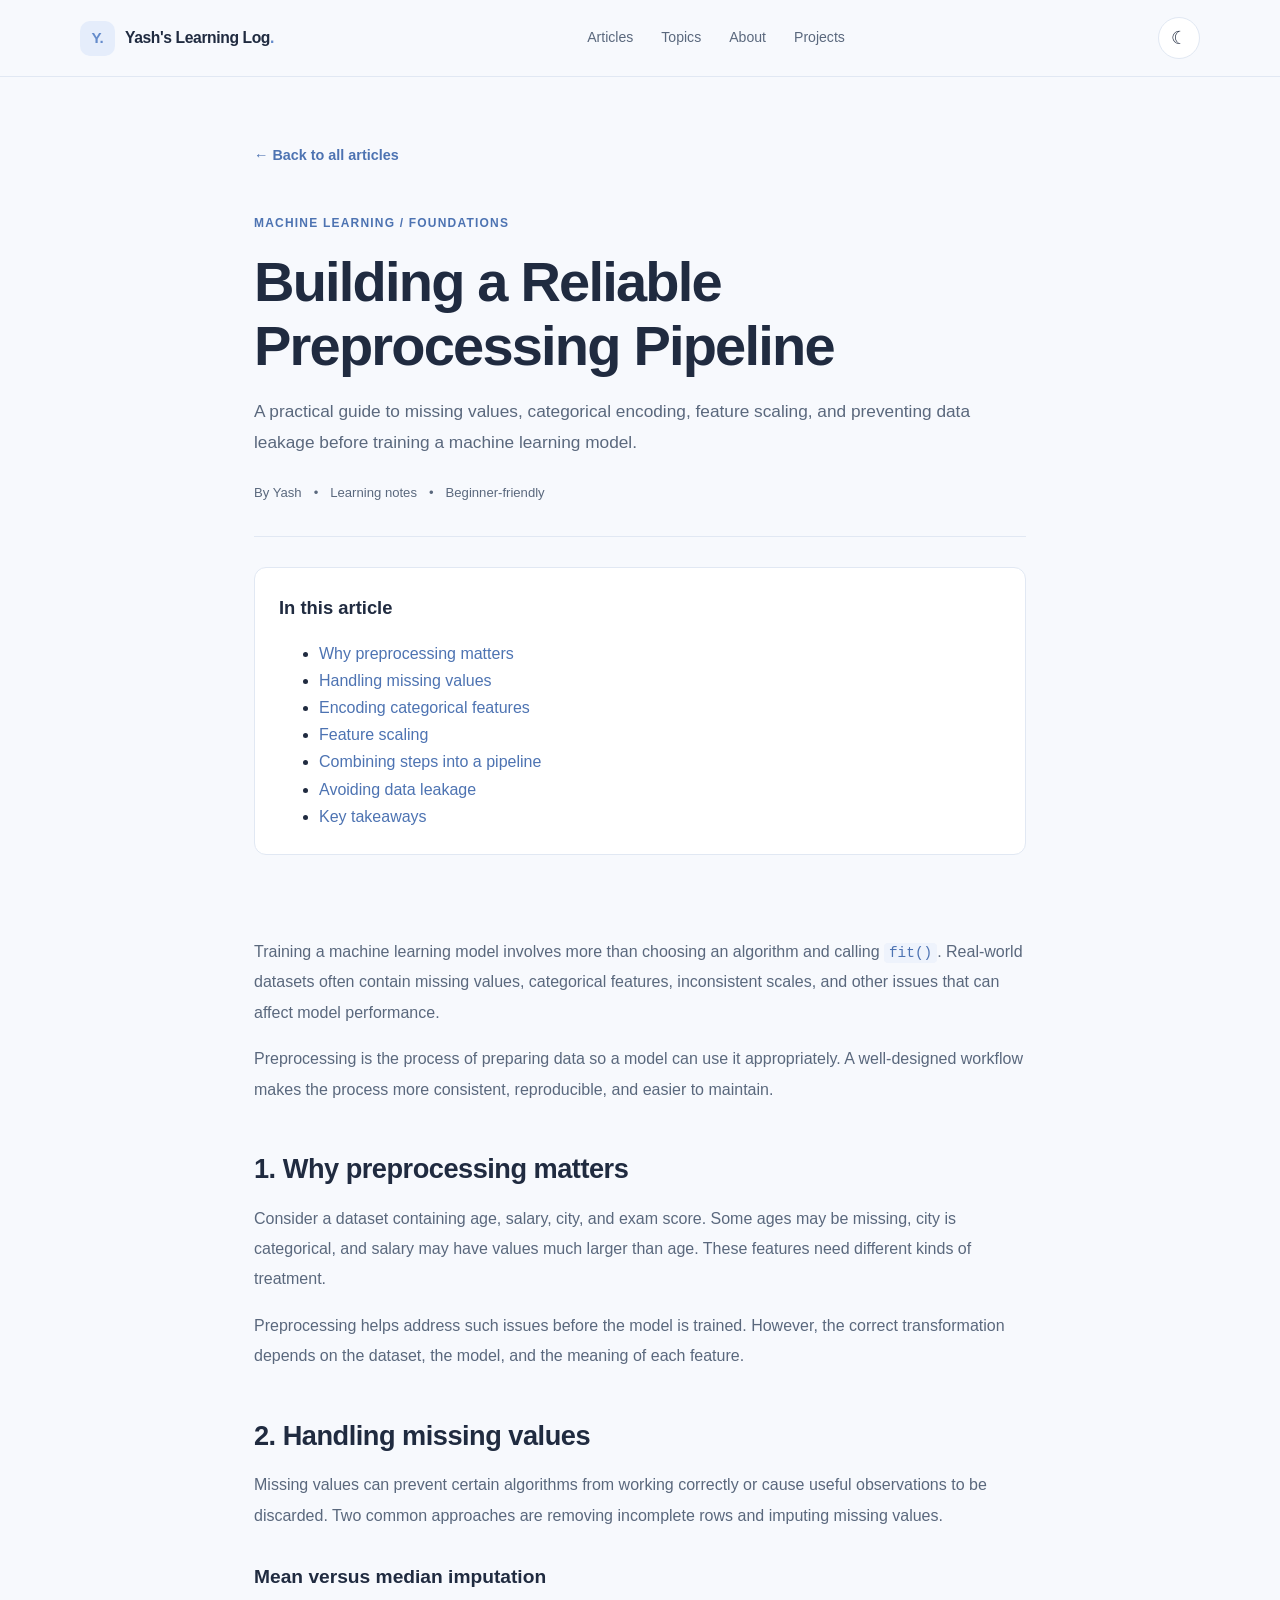
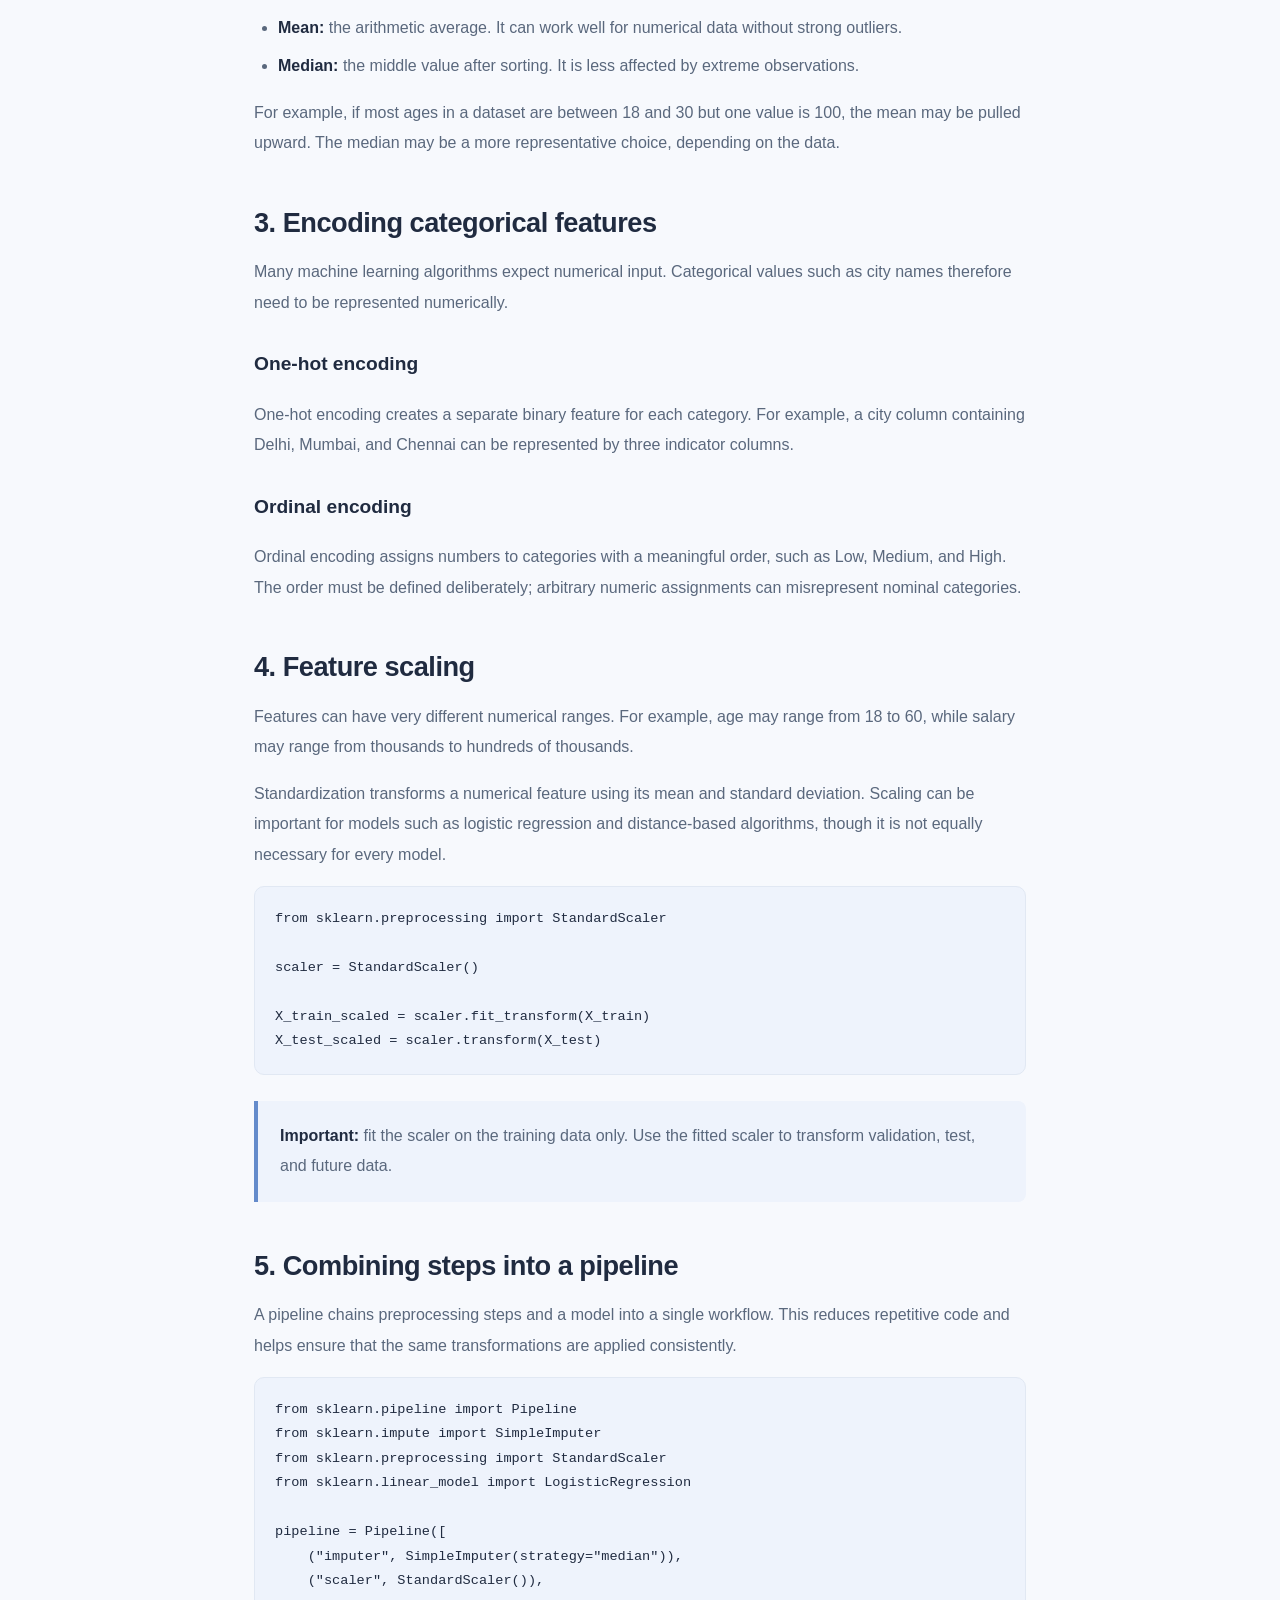
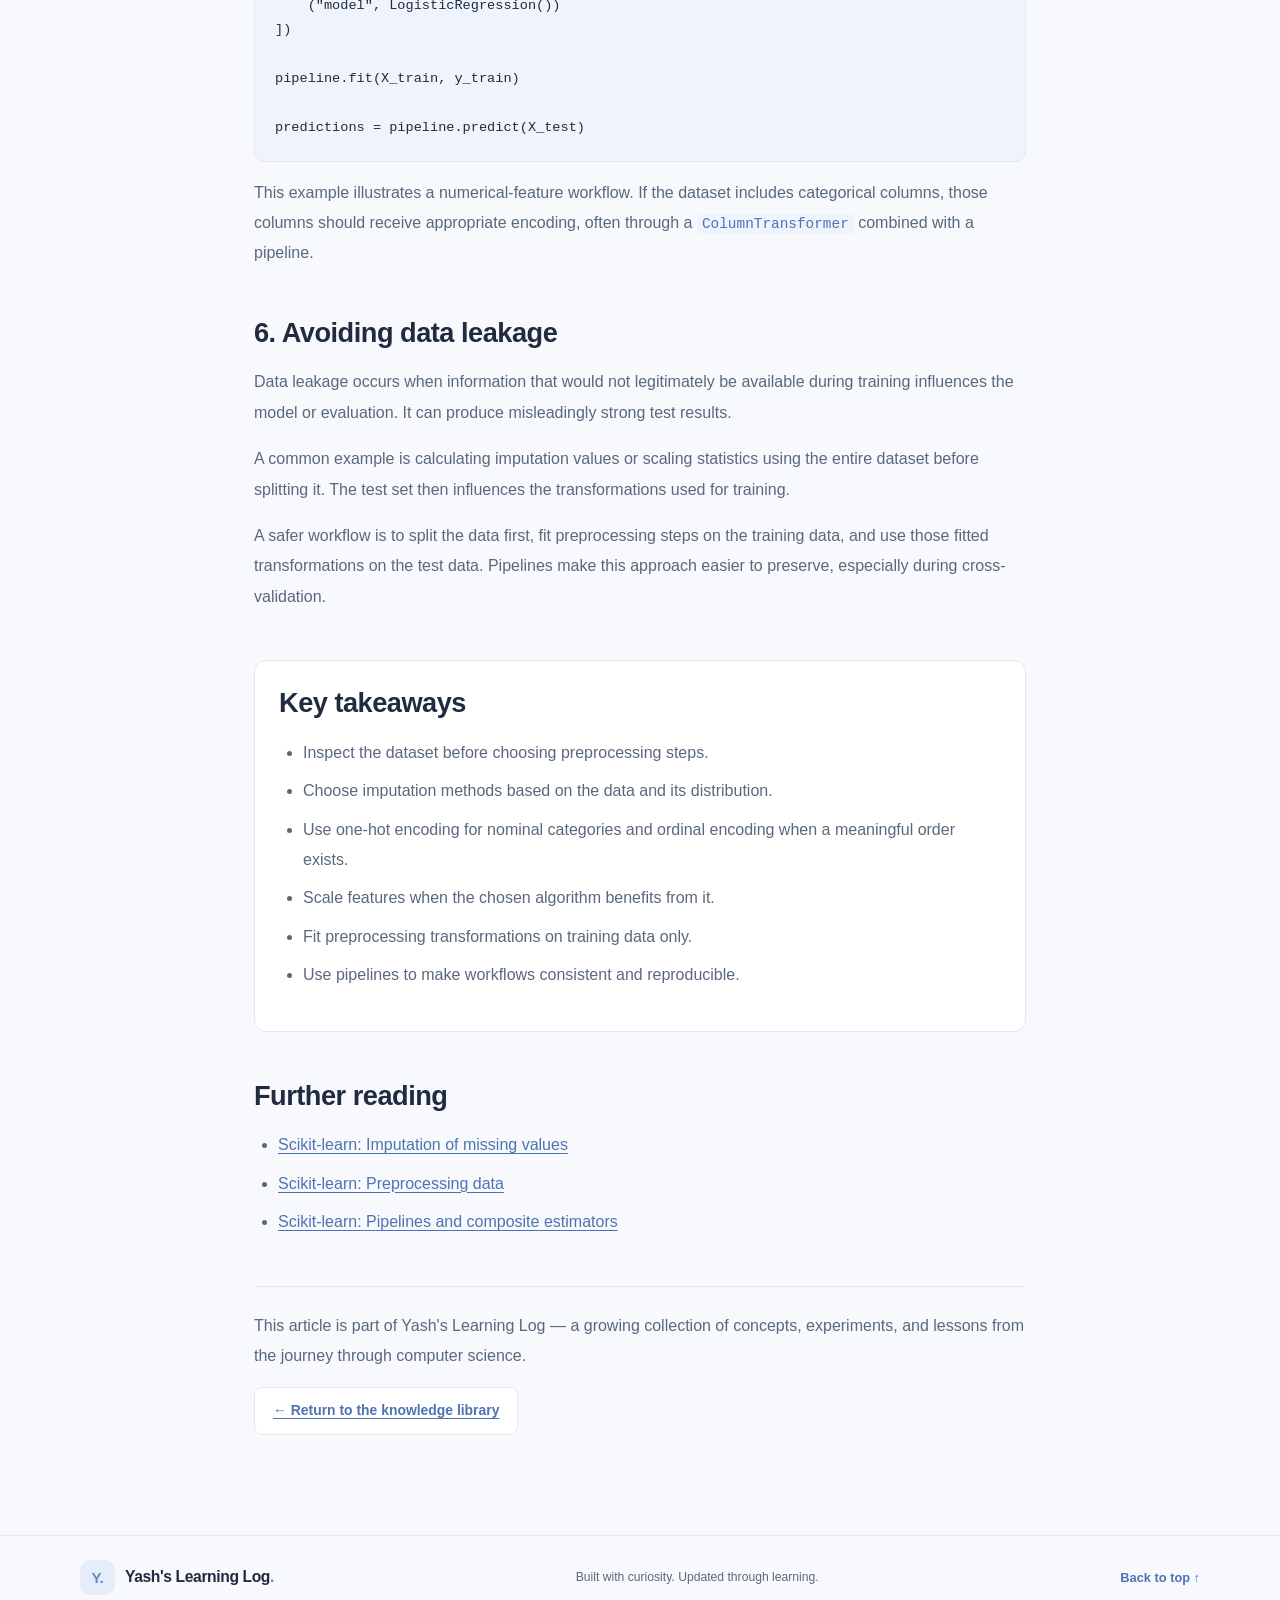
<file: articles/preprocessing-pipeline.html>
<!DOCTYPE html>
<html lang="en">
<head>
  <meta charset="UTF-8">
  <meta name="viewport" content="width=device-width, initial-scale=1.0">

  <meta
    name="description"
    content="Learn how machine learning preprocessing pipelines handle missing values, categorical encoding, feature scaling, and data leakage."
  >

  <title>Building a Reliable Preprocessing Pipeline | Yash's Learning Log</title>

  <link rel="icon" href="data:image/svg+xml,%3Csvg xmlns='http://www.w3.org/2000/svg' viewBox='0 0 64 64'%3E%3Crect width='64' height='64' rx='14' fill='%234D73B2'/%3E%3Ctext x='32' y='44' font-family='Arial' font-size='34' font-weight='bold' text-anchor='middle' fill='white'%3EY.%3C/text%3E%3C/svg%3E">

  <!-- Apply saved/system theme before the page paints (prevents a white flash in dark mode) -->
  <script>
    (function () {
      try {
        var saved = localStorage.getItem("learning-log-theme");
        var dark = saved ? saved === "dark"
          : window.matchMedia("(prefers-color-scheme: dark)").matches;
        if (dark) document.documentElement.dataset.theme = "dark";
      } catch (e) {}
    })();
  </script>

  <link rel="stylesheet" href="../style.css">
  <link rel="stylesheet" href="./article.css">
  <script src="../script.js" defer></script>

</head>

<body id="top">
  <a class="skip-link" href="#main">Skip to content</a>

  <header class="site-header">
    <nav class="navbar container" aria-label="Main navigation">
      <a class="brand" href="../index.html#home">
        <span class="brand-mark" aria-hidden="true">Y.</span>
        <span>Yash's Learning Log<span class="brand-period">.</span></span>
      </a>

      <div class="nav-links">
        <a href="../index.html#articles">Articles</a>
        <a href="../index.html#topics">Topics</a>
        <a href="../index.html#about">About</a>
        <a href="../index.html#projects">Projects</a>
      </div>

      <button
        class="theme-toggle"
        id="theme-toggle"
        type="button"
        aria-label="Switch to dark mode"
        aria-pressed="false"
        title="Toggle color theme"
      >
        <span id="theme-icon" aria-hidden="true">&#9790;</span>
      </button>
    </nav>
  </header>

  <main class="article-page" id="main">
    <a class="article-back" href="../index.html#articles">
      ← Back to all articles
    </a>

    <header class="article-header">
      <p class="article-category">MACHINE LEARNING / FOUNDATIONS</p>

      <h1>Building a Reliable Preprocessing Pipeline</h1>

      <p class="article-subtitle">
        A practical guide to missing values, categorical encoding,
        feature scaling, and preventing data leakage before training
        a machine learning model.
      </p>

      <div class="article-byline">
        <span>By Yash</span>
        <span>•</span>
        <span>Learning notes</span>
        <span>•</span>
        <span>Beginner-friendly</span>
      </div>
    </header>

    <nav class="article-toc" aria-label="Table of contents">
      <h2>In this article</h2>
      <ul>
        <li><a href="#why-preprocessing">Why preprocessing matters</a></li>
        <li><a href="#missing-values">Handling missing values</a></li>
        <li><a href="#encoding">Encoding categorical features</a></li>
        <li><a href="#scaling">Feature scaling</a></li>
        <li><a href="#pipeline">Combining steps into a pipeline</a></li>
        <li><a href="#leakage">Avoiding data leakage</a></li>
        <li><a href="#takeaways">Key takeaways</a></li>
      </ul>
    </nav>

    <article class="article-body">
      <p>
        Training a machine learning model involves more than choosing
        an algorithm and calling <code>fit()</code>. Real-world datasets
        often contain missing values, categorical features, inconsistent
        scales, and other issues that can affect model performance.
      </p>

      <p>
        Preprocessing is the process of preparing data so a model can
        use it appropriately. A well-designed workflow makes the process
        more consistent, reproducible, and easier to maintain.
      </p>

      <h2 id="why-preprocessing">1. Why preprocessing matters</h2>

      <p>
        Consider a dataset containing age, salary, city, and exam score.
        Some ages may be missing, city is categorical, and salary may
        have values much larger than age. These features need different
        kinds of treatment.
      </p>

      <p>
        Preprocessing helps address such issues before the model is
        trained. However, the correct transformation depends on the
        dataset, the model, and the meaning of each feature.
      </p>

      <h2 id="missing-values">2. Handling missing values</h2>

      <p>
        Missing values can prevent certain algorithms from working
        correctly or cause useful observations to be discarded.
        Two common approaches are removing incomplete rows and
        imputing missing values.
      </p>

      <h3>Mean versus median imputation</h3>

      <ul>
        <li>
          <strong>Mean:</strong> the arithmetic average. It can work
          well for numerical data without strong outliers.
        </li>
        <li>
          <strong>Median:</strong> the middle value after sorting.
          It is less affected by extreme observations.
        </li>
      </ul>

      <p>
        For example, if most ages in a dataset are between 18 and 30
        but one value is 100, the mean may be pulled upward. The median
        may be a more representative choice, depending on the data.
      </p>

      <h2 id="encoding">3. Encoding categorical features</h2>

      <p>
        Many machine learning algorithms expect numerical input.
        Categorical values such as city names therefore need to be
        represented numerically.
      </p>

      <h3>One-hot encoding</h3>

      <p>
        One-hot encoding creates a separate binary feature for each
        category. For example, a city column containing Delhi, Mumbai,
        and Chennai can be represented by three indicator columns.
      </p>

      <h3>Ordinal encoding</h3>

      <p>
        Ordinal encoding assigns numbers to categories with a meaningful
        order, such as Low, Medium, and High. The order must be defined
        deliberately; arbitrary numeric assignments can misrepresent
        nominal categories.
      </p>

      <h2 id="scaling">4. Feature scaling</h2>

      <p>
        Features can have very different numerical ranges. For example,
        age may range from 18 to 60, while salary may range from
        thousands to hundreds of thousands.
      </p>

      <p>
        Standardization transforms a numerical feature using its mean
        and standard deviation. Scaling can be important for models
        such as logistic regression and distance-based algorithms,
        though it is not equally necessary for every model.
      </p>

      <pre><code>from sklearn.preprocessing import StandardScaler

scaler = StandardScaler()

X_train_scaled = scaler.fit_transform(X_train)
X_test_scaled = scaler.transform(X_test)</code></pre>

      <div class="article-callout">
        <p>
          <strong>Important:</strong> fit the scaler on the training
          data only. Use the fitted scaler to transform validation,
          test, and future data.
        </p>
      </div>

      <h2 id="pipeline">5. Combining steps into a pipeline</h2>

      <p>
        A pipeline chains preprocessing steps and a model into a single
        workflow. This reduces repetitive code and helps ensure that
        the same transformations are applied consistently.
      </p>

      <pre><code>from sklearn.pipeline import Pipeline
from sklearn.impute import SimpleImputer
from sklearn.preprocessing import StandardScaler
from sklearn.linear_model import LogisticRegression

pipeline = Pipeline([
    ("imputer", SimpleImputer(strategy="median")),
    ("scaler", StandardScaler()),
    ("model", LogisticRegression())
])

pipeline.fit(X_train, y_train)

predictions = pipeline.predict(X_test)</code></pre>

      <p>
        This example illustrates a numerical-feature workflow. If the
        dataset includes categorical columns, those columns should
        receive appropriate encoding, often through a
        <code>ColumnTransformer</code> combined with a pipeline.
      </p>

      <h2 id="leakage">6. Avoiding data leakage</h2>

      <p>
        Data leakage occurs when information that would not legitimately
        be available during training influences the model or evaluation.
        It can produce misleadingly strong test results.
      </p>

      <p>
        A common example is calculating imputation values or scaling
        statistics using the entire dataset before splitting it.
        The test set then influences the transformations used for training.
      </p>

      <p>
        A safer workflow is to split the data first, fit preprocessing
        steps on the training data, and use those fitted transformations
        on the test data. Pipelines make this approach easier to preserve,
        especially during cross-validation.
      </p>

      <section class="takeaways" id="takeaways">
        <h2>Key takeaways</h2>

        <ul>
          <li>Inspect the dataset before choosing preprocessing steps.</li>
          <li>Choose imputation methods based on the data and its distribution.</li>
          <li>Use one-hot encoding for nominal categories and ordinal encoding when a meaningful order exists.</li>
          <li>Scale features when the chosen algorithm benefits from it.</li>
          <li>Fit preprocessing transformations on training data only.</li>
          <li>Use pipelines to make workflows consistent and reproducible.</li>
        </ul>
      </section>

      <h2>Further reading</h2>

      <ul>
        <li>
          <a href="https://scikit-learn.org/stable/modules/impute.html"
             target="_blank" rel="noopener noreferrer">
            Scikit-learn: Imputation of missing values
          </a>
        </li>
        <li>
          <a href="https://scikit-learn.org/stable/modules/preprocessing.html"
             target="_blank" rel="noopener noreferrer">
            Scikit-learn: Preprocessing data
          </a>
        </li>
        <li>
          <a href="https://scikit-learn.org/stable/modules/compose.html"
             target="_blank" rel="noopener noreferrer">
            Scikit-learn: Pipelines and composite estimators
          </a>
        </li>
      </ul>

      <div class="article-end">
        <p>
          This article is part of Yash's Learning Log — a growing
          collection of concepts, experiments, and lessons from
          the journey through computer science.
        </p>

        <a class="button button-secondary" href="../index.html#articles">
          ← Return to the knowledge library
        </a>
      </div>
    </article>
  </main>

  <footer class="site-footer">
    <div class="container footer-inner">
      <a class="brand" href="../index.html#home">
        <span class="brand-mark" aria-hidden="true">Y.</span>
        <span>Yash's Learning Log<span class="brand-period">.</span></span>
      </a>

      <p>Built with curiosity. Updated through learning.</p>

      <a class="back-to-top" href="#top">Back to top ↑</a>
    </div>
  </footer>
</body>
</html>
</body>
</html>
</file>
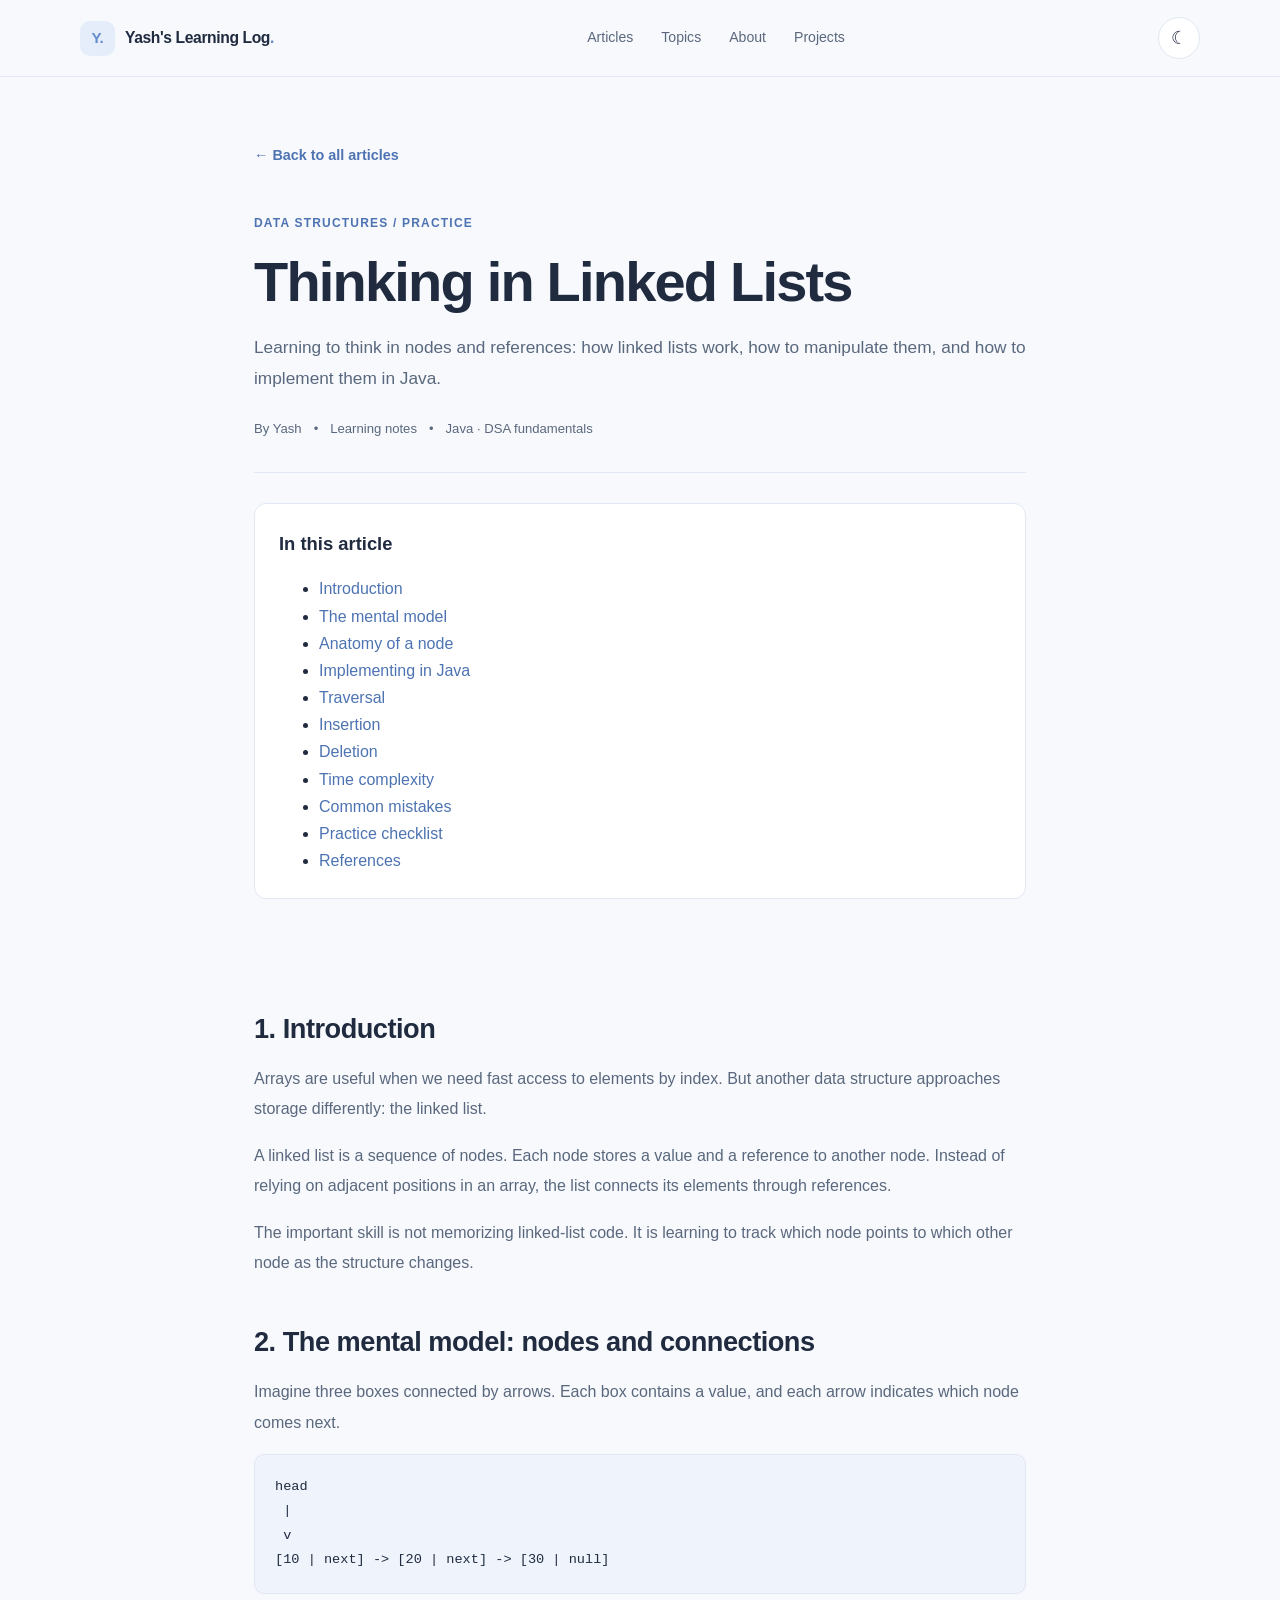
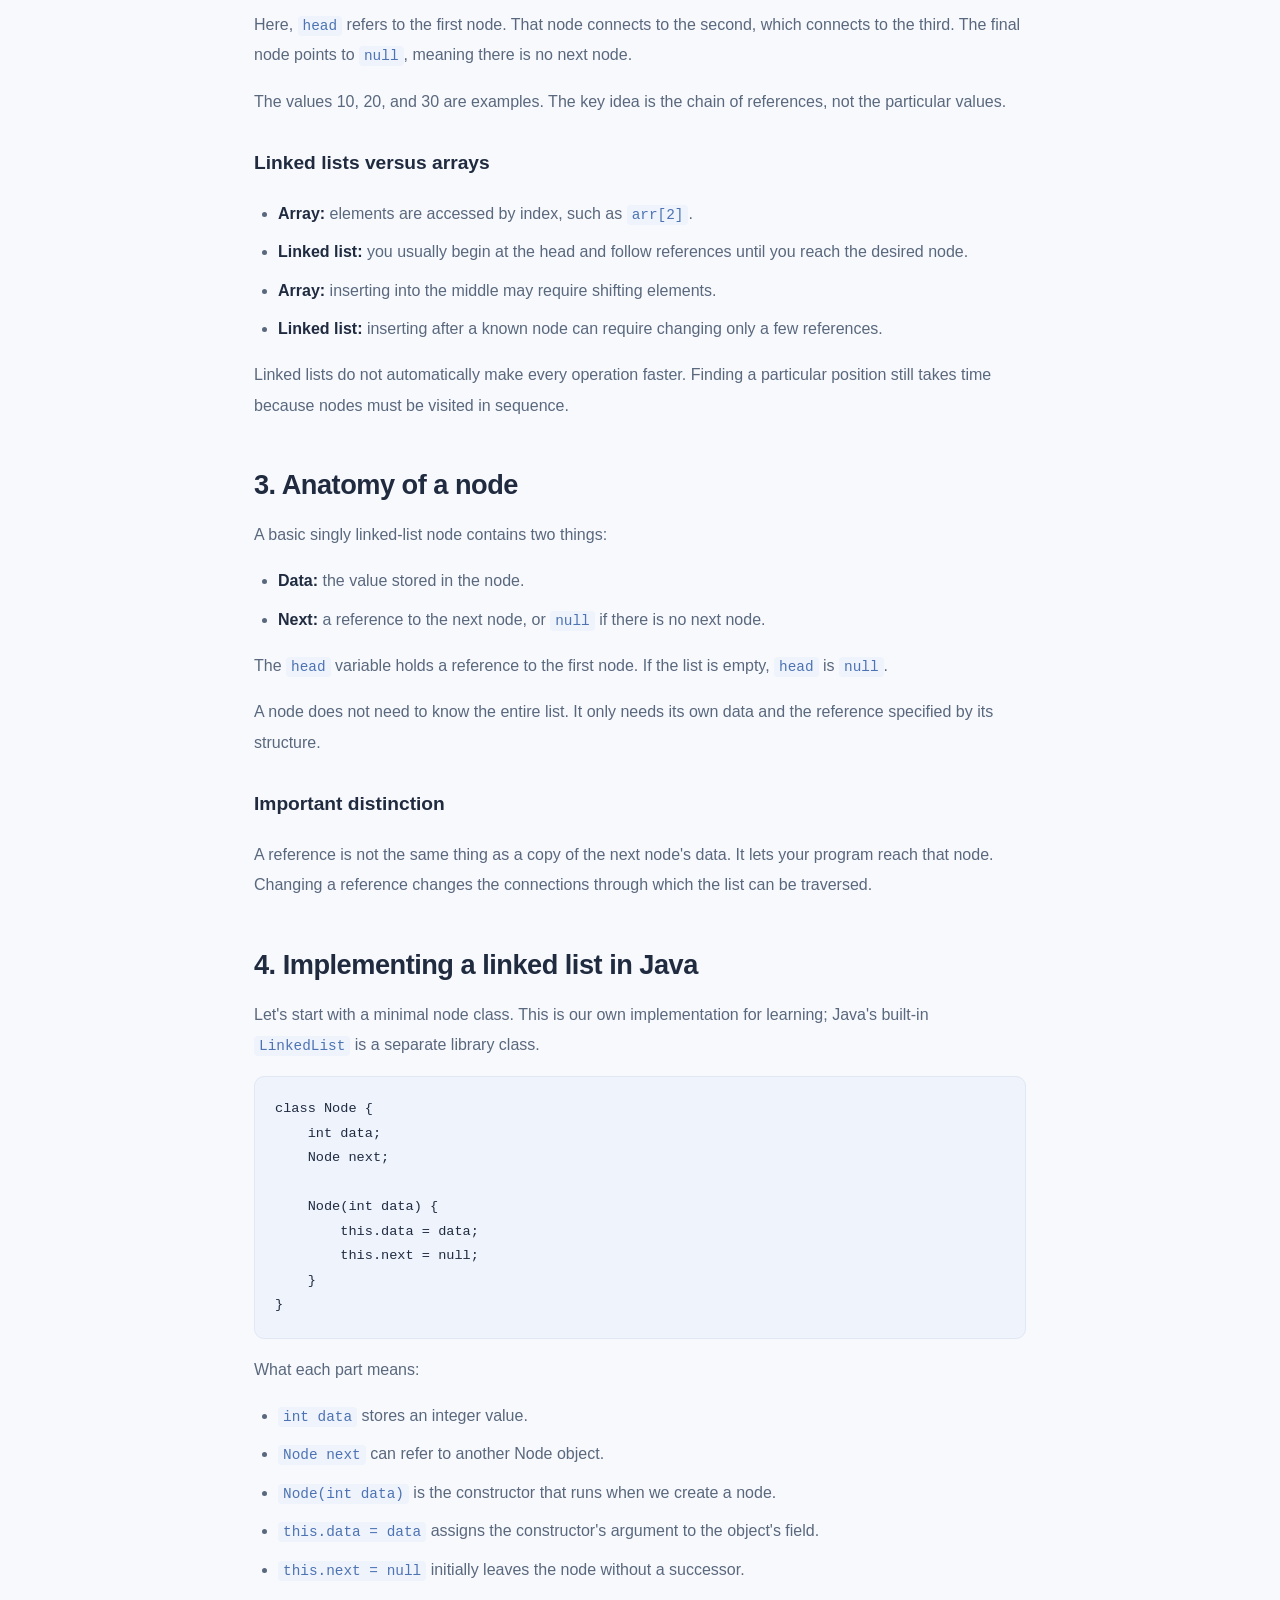
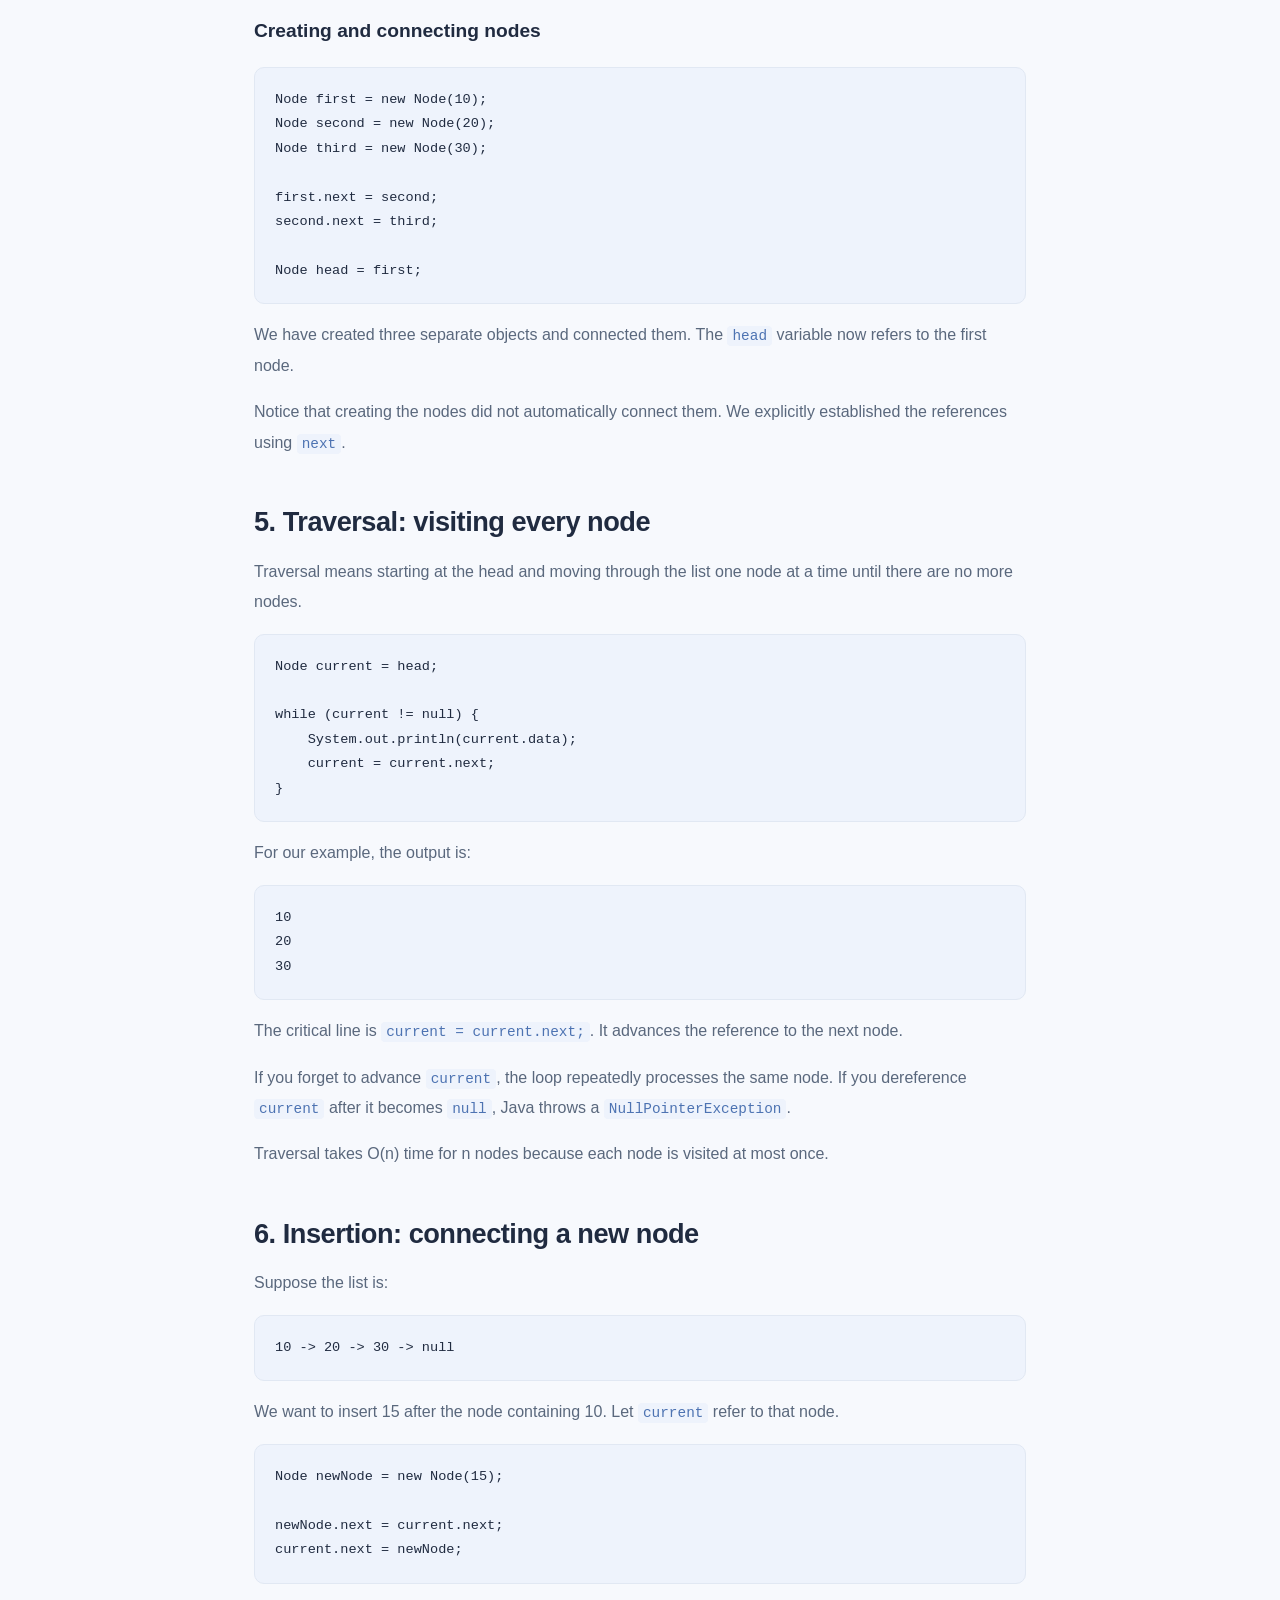
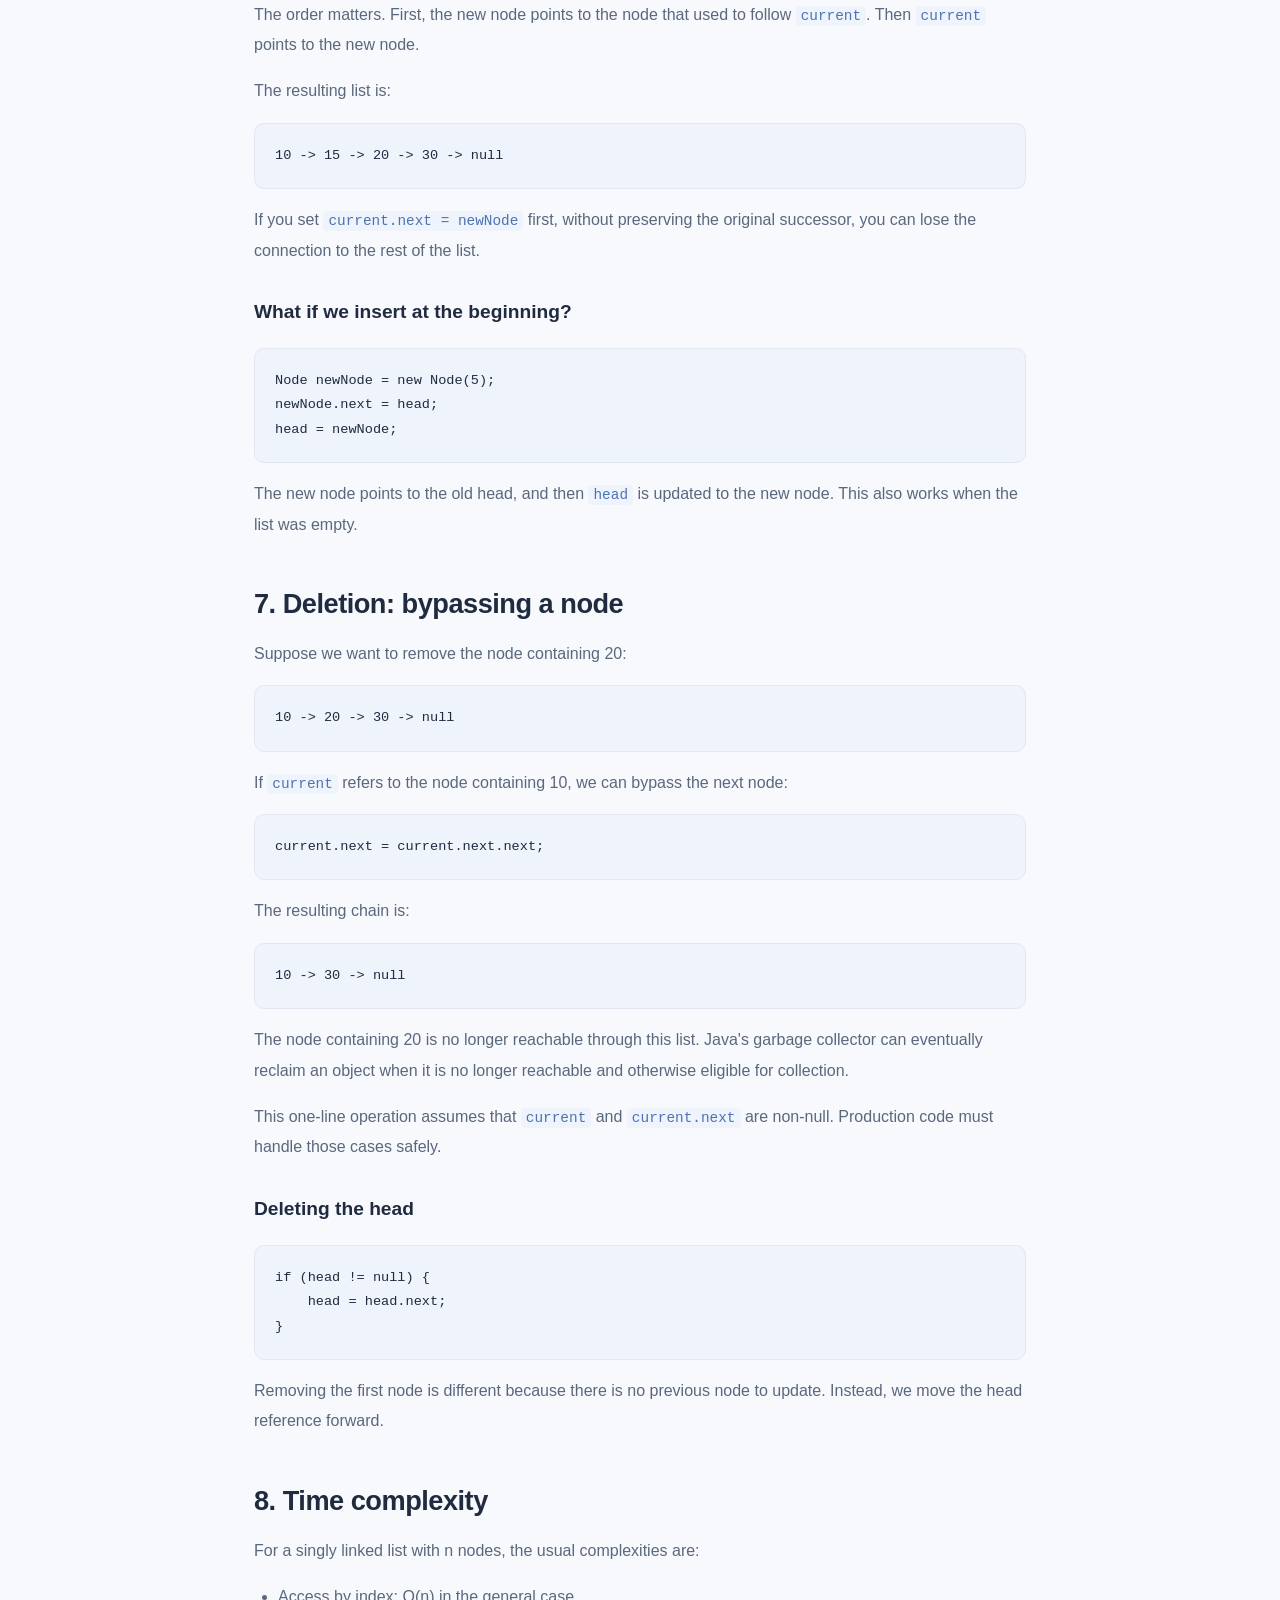
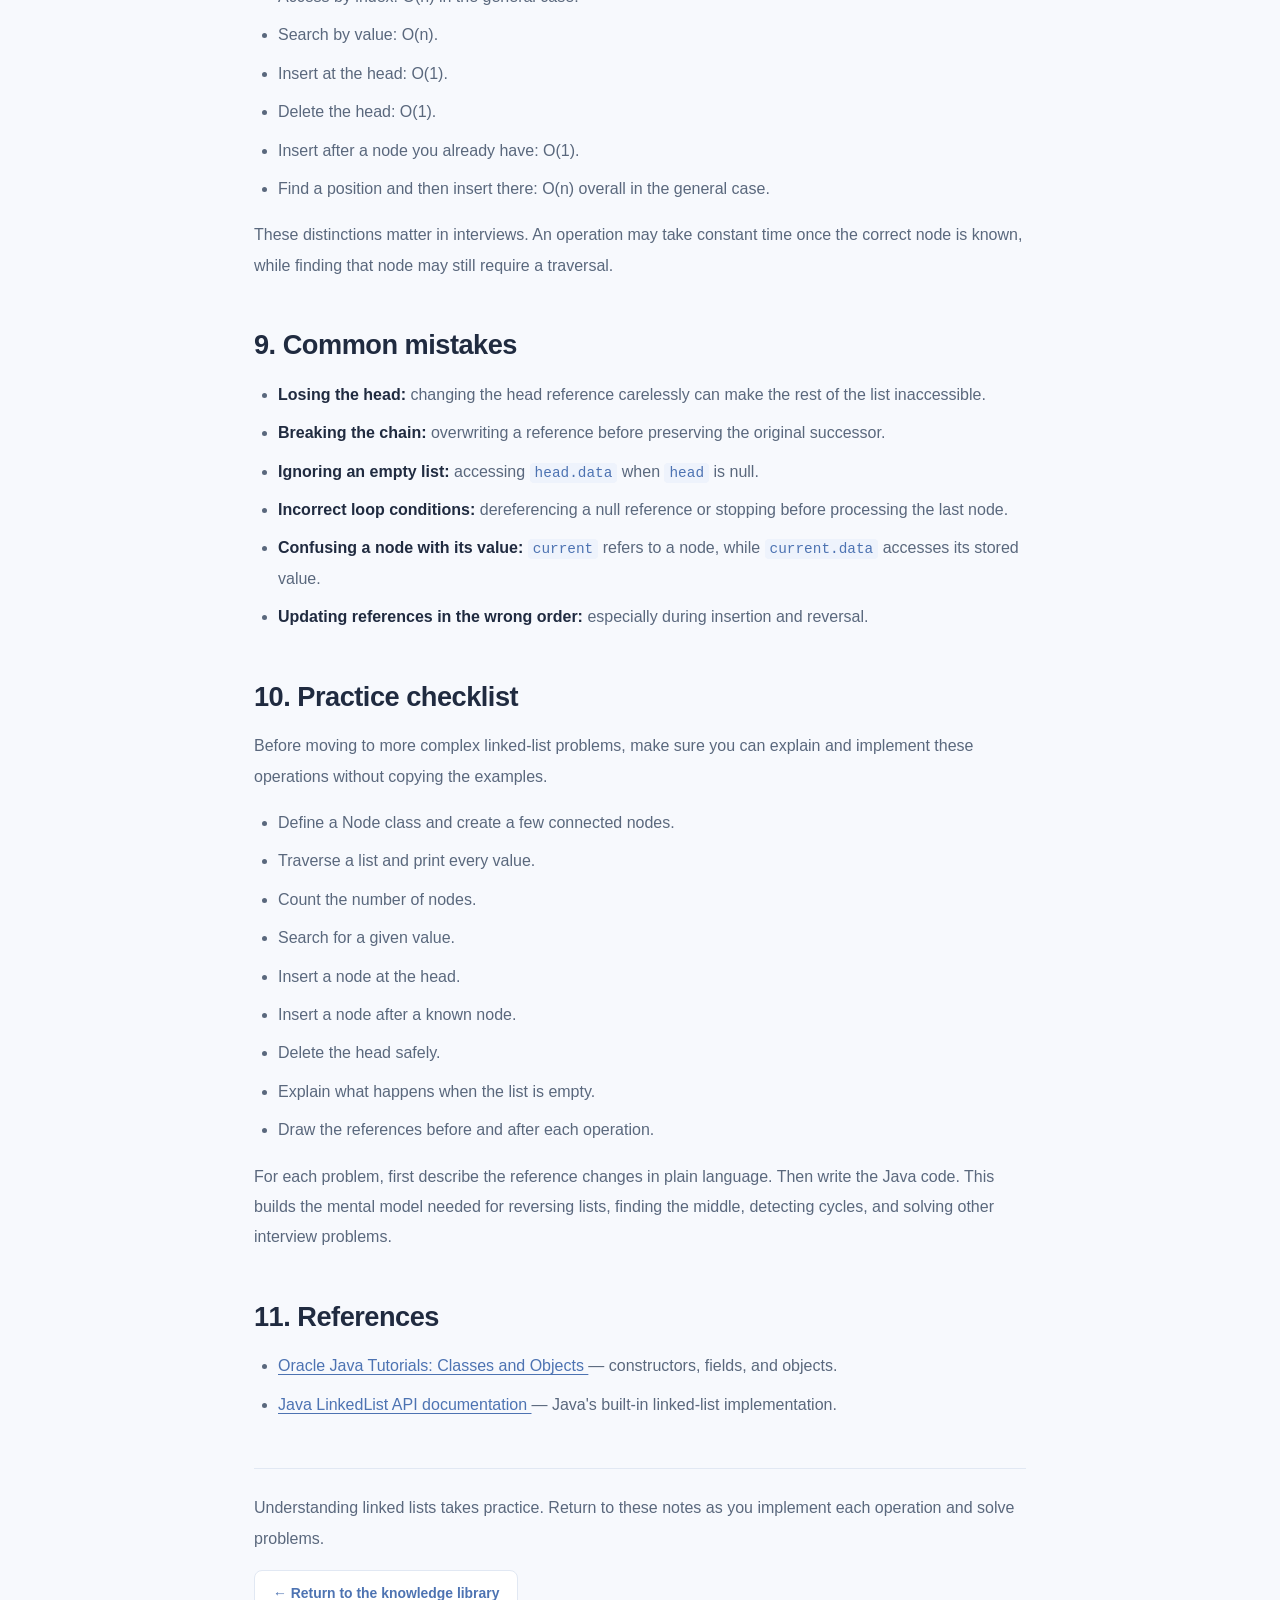
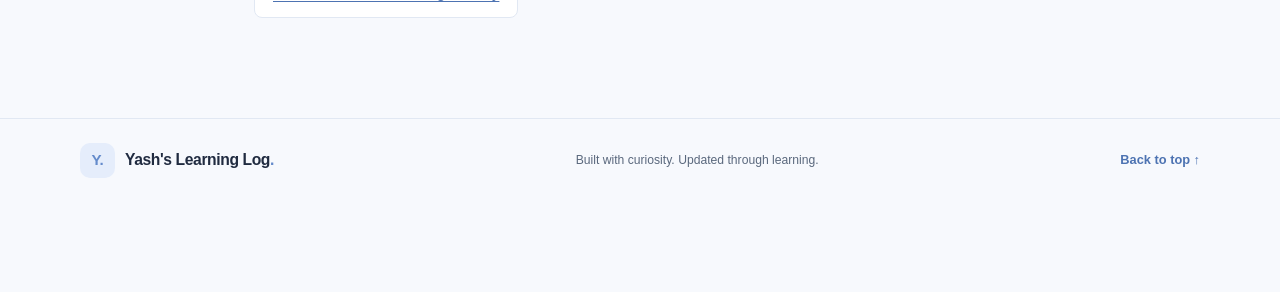
<file: articles/thinking-in-linked-lists.html>
<!DOCTYPE html>
<html lang="en">
<head>
  <meta charset="UTF-8">
  <meta name="viewport" content="width=device-width, initial-scale=1.0">

  <title>Thinking in Linked Lists | Yash's Learning Log</title>
  <meta name="description" content="A practical guide to linked lists, nodes, references, traversal, insertion, deletion, and Java implementation.">

  <link rel="icon" href="data:image/svg+xml,%3Csvg xmlns='http://www.w3.org/2000/svg' viewBox='0 0 64 64'%3E%3Crect width='64' height='64' rx='14' fill='%234D73B2'/%3E%3Ctext x='32' y='44' font-family='Arial' font-size='34' font-weight='bold' text-anchor='middle' fill='white'%3EY.%3C/text%3E%3C/svg%3E">

  <!-- Apply saved/system theme before the page paints (prevents a white flash in dark mode) -->
  <script>
    (function () {
      try {
        var saved = localStorage.getItem("learning-log-theme");
        var dark = saved ? saved === "dark"
          : window.matchMedia("(prefers-color-scheme: dark)").matches;
        if (dark) document.documentElement.dataset.theme = "dark";
      } catch (e) {}
    })();
  </script>

  <link rel="stylesheet" href="../style.css">
  <link rel="stylesheet" href="./article.css">
  <script src="../script.js" defer></script>

</head>

<body id="top">
  <a class="skip-link" href="#main">Skip to content</a>

  <header class="site-header">
    <nav class="navbar container" aria-label="Main navigation">
      <a class="brand" href="../index.html#home">
        <span class="brand-mark" aria-hidden="true">Y.</span>
        <span>Yash's Learning Log<span class="brand-period">.</span></span>
      </a>

      <div class="nav-links">
        <a href="../index.html#articles">Articles</a>
        <a href="../index.html#topics">Topics</a>
        <a href="../index.html#about">About</a>
        <a href="../index.html#projects">Projects</a>
      </div>

      <button
        class="theme-toggle"
        id="theme-toggle"
        type="button"
        aria-label="Switch to dark mode"
        aria-pressed="false"
        title="Toggle color theme"
      >
        <span id="theme-icon" aria-hidden="true">&#9790;</span>
      </button>
    </nav>
  </header>

  <main class="article-page" id="main">
    <a class="article-back" href="../index.html#articles">
      ← Back to all articles
    </a>

    <header class="article-header">
      <p class="article-category">DATA STRUCTURES / PRACTICE</p>

      <h1>Thinking in Linked Lists</h1>

      <p class="article-subtitle">
        Learning to think in nodes and references: how linked lists work,
        how to manipulate them, and how to implement them in Java.
      </p>

      <div class="article-byline">
        <span>By Yash</span>
        <span>•</span>
        <span>Learning notes</span>
        <span>•</span>
        <span>Java · DSA fundamentals</span>
      </div>
    </header>

    <nav class="article-toc" aria-label="Table of contents">
      <h2>In this article</h2>
      <ul>
        <li><a href="#introduction">Introduction</a></li>
        <li><a href="#mental-model">The mental model</a></li>
        <li><a href="#anatomy">Anatomy of a node</a></li>
        <li><a href="#java">Implementing in Java</a></li>
        <li><a href="#traversal">Traversal</a></li>
        <li><a href="#insertion">Insertion</a></li>
        <li><a href="#deletion">Deletion</a></li>
        <li><a href="#complexity">Time complexity</a></li>
        <li><a href="#mistakes">Common mistakes</a></li>
        <li><a href="#practice">Practice checklist</a></li>
        <li><a href="#references">References</a></li>
      </ul>
    </nav>

    <article class="article-body">
        <section id="introduction">
          <h2>1. Introduction</h2>

          <p>
            Arrays are useful when we need fast access to elements by index.
            But another data structure approaches storage differently:
            the linked list.
          </p>

          <p>
            A linked list is a sequence of nodes. Each node stores a value
            and a reference to another node. Instead of relying on adjacent
            positions in an array, the list connects its elements through
            references.
          </p>

          <p>
            The important skill is not memorizing linked-list code.
            It is learning to track which node points to which other node
            as the structure changes.
          </p>
        </section>

        <section id="mental-model">
          <h2>2. The mental model: nodes and connections</h2>

          <p>
            Imagine three boxes connected by arrows. Each box contains
            a value, and each arrow indicates which node comes next.
          </p>

          <pre><code>head
 |
 v
[10 | next] -> [20 | next] -> [30 | null]</code></pre>

          <p>
            Here, <code>head</code> refers to the first node. That node
            connects to the second, which connects to the third. The final
            node points to <code>null</code>, meaning there is no next node.
          </p>

          <p>
            The values 10, 20, and 30 are examples. The key idea is the
            chain of references, not the particular values.
          </p>

          <h3>Linked lists versus arrays</h3>

          <ul>
            <li>
              <strong>Array:</strong> elements are accessed by index,
              such as <code>arr[2]</code>.
            </li>
            <li>
              <strong>Linked list:</strong> you usually begin at the head
              and follow references until you reach the desired node.
            </li>
            <li>
              <strong>Array:</strong> inserting into the middle may require
              shifting elements.
            </li>
            <li>
              <strong>Linked list:</strong> inserting after a known node
              can require changing only a few references.
            </li>
          </ul>

          <p>
            Linked lists do not automatically make every operation faster.
            Finding a particular position still takes time because nodes
            must be visited in sequence.
          </p>
        </section>

        <section id="anatomy">
          <h2>3. Anatomy of a node</h2>

          <p>
            A basic singly linked-list node contains two things:
          </p>

          <ul>
            <li><strong>Data:</strong> the value stored in the node.</li>
            <li>
              <strong>Next:</strong> a reference to the next node,
              or <code>null</code> if there is no next node.
            </li>
          </ul>

          <p>
            The <code>head</code> variable holds a reference to the first
            node. If the list is empty, <code>head</code> is
            <code>null</code>.
          </p>

          <p>
            A node does not need to know the entire list. It only needs
            its own data and the reference specified by its structure.
          </p>

          <h3>Important distinction</h3>

          <p>
            A reference is not the same thing as a copy of the next node's
            data. It lets your program reach that node. Changing a
            reference changes the connections through which the list
            can be traversed.
          </p>
        </section>

        <section id="java">
          <h2>4. Implementing a linked list in Java</h2>

          <p>
            Let's start with a minimal node class. This is our own
            implementation for learning; Java's built-in
            <code>LinkedList</code> is a separate library class.
          </p>

          <pre><code>class Node {
    int data;
    Node next;

    Node(int data) {
        this.data = data;
        this.next = null;
    }
}</code></pre>

          <p>What each part means:</p>

          <ul>
            <li><code>int data</code> stores an integer value.</li>
            <li><code>Node next</code> can refer to another Node object.</li>
            <li>
              <code>Node(int data)</code> is the constructor that runs
              when we create a node.
            </li>
            <li>
              <code>this.data = data</code> assigns the constructor's
              argument to the object's field.
            </li>
            <li>
              <code>this.next = null</code> initially leaves the node
              without a successor.
            </li>
          </ul>

          <h3>Creating and connecting nodes</h3>

          <pre><code>Node first = new Node(10);
Node second = new Node(20);
Node third = new Node(30);

first.next = second;
second.next = third;

Node head = first;</code></pre>

          <p>
            We have created three separate objects and connected them.
            The <code>head</code> variable now refers to the first node.
          </p>

          <p>
            Notice that creating the nodes did not automatically connect
            them. We explicitly established the references using
            <code>next</code>.
          </p>
        </section>

        <section id="traversal">
          <h2>5. Traversal: visiting every node</h2>

          <p>
            Traversal means starting at the head and moving through the
            list one node at a time until there are no more nodes.
          </p>

          <pre><code>Node current = head;

while (current != null) {
    System.out.println(current.data);
    current = current.next;
}</code></pre>

          <p>For our example, the output is:</p>

          <pre><code>10
20
30</code></pre>

          <p>
            The critical line is
            <code>current = current.next;</code>. It advances the
            reference to the next node.
          </p>

          <p>
            If you forget to advance <code>current</code>, the loop
            repeatedly processes the same node. If you dereference
            <code>current</code> after it becomes <code>null</code>,
            Java throws a <code>NullPointerException</code>.
          </p>

          <p>
            Traversal takes O(n) time for n nodes because each node is
            visited at most once.
          </p>
        </section>

        <section id="insertion">
          <h2>6. Insertion: connecting a new node</h2>

          <p>
            Suppose the list is:
          </p>

          <pre><code>10 -> 20 -> 30 -> null</code></pre>

          <p>
            We want to insert 15 after the node containing 10.
            Let <code>current</code> refer to that node.
          </p>

          <pre><code>Node newNode = new Node(15);

newNode.next = current.next;
current.next = newNode;</code></pre>

          <p>
            The order matters. First, the new node points to the node
            that used to follow <code>current</code>. Then
            <code>current</code> points to the new node.
          </p>

          <p>The resulting list is:</p>

          <pre><code>10 -> 15 -> 20 -> 30 -> null</code></pre>

          <p>
            If you set <code>current.next = newNode</code> first,
            without preserving the original successor, you can lose
            the connection to the rest of the list.
          </p>

          <h3>What if we insert at the beginning?</h3>

          <pre><code>Node newNode = new Node(5);
newNode.next = head;
head = newNode;</code></pre>

          <p>
            The new node points to the old head, and then
            <code>head</code> is updated to the new node. This also
            works when the list was empty.
          </p>
        </section>

        <section id="deletion">
          <h2>7. Deletion: bypassing a node</h2>

          <p>
            Suppose we want to remove the node containing 20:
          </p>

          <pre><code>10 -> 20 -> 30 -> null</code></pre>

          <p>
            If <code>current</code> refers to the node containing 10,
            we can bypass the next node:
          </p>

          <pre><code>current.next = current.next.next;</code></pre>

          <p>The resulting chain is:</p>

          <pre><code>10 -> 30 -> null</code></pre>

          <p>
            The node containing 20 is no longer reachable through this
            list. Java's garbage collector can eventually reclaim an
            object when it is no longer reachable and otherwise eligible
            for collection.
          </p>

          <p>
            This one-line operation assumes that
            <code>current</code> and <code>current.next</code> are
            non-null. Production code must handle those cases safely.
          </p>

          <h3>Deleting the head</h3>

          <pre><code>if (head != null) {
    head = head.next;
}</code></pre>

          <p>
            Removing the first node is different because there is no
            previous node to update. Instead, we move the head reference
            forward.
          </p>
        </section>

        <section id="complexity">
          <h2>8. Time complexity</h2>

          <p>
            For a singly linked list with n nodes, the usual complexities
            are:
          </p>

          <ul>
            <li>
              Access by index: O(n) in the general case.
            </li>
            <li>
              Search by value: O(n).
            </li>
            <li>
              Insert at the head: O(1).
            </li>
            <li>
              Delete the head: O(1).
            </li>
            <li>
              Insert after a node you already have: O(1).
            </li>
            <li>
              Find a position and then insert there: O(n) overall
              in the general case.
            </li>
          </ul>

          <p>
            These distinctions matter in interviews. An operation may
            take constant time once the correct node is known, while
            finding that node may still require a traversal.
          </p>
        </section>

        <section id="mistakes">
          <h2>9. Common mistakes</h2>

          <ul>
            <li>
              <strong>Losing the head:</strong> changing the head
              reference carelessly can make the rest of the list
              inaccessible.
            </li>
            <li>
              <strong>Breaking the chain:</strong> overwriting a
              reference before preserving the original successor.
            </li>
            <li>
              <strong>Ignoring an empty list:</strong> accessing
              <code>head.data</code> when <code>head</code> is null.
            </li>
            <li>
              <strong>Incorrect loop conditions:</strong> dereferencing
              a null reference or stopping before processing the last
              node.
            </li>
            <li>
              <strong>Confusing a node with its value:</strong>
              <code>current</code> refers to a node, while
              <code>current.data</code> accesses its stored value.
            </li>
            <li>
              <strong>Updating references in the wrong order:</strong>
              especially during insertion and reversal.
            </li>
          </ul>
        </section>

        <section id="practice">
          <h2>10. Practice checklist</h2>

          <p>
            Before moving to more complex linked-list problems, make
            sure you can explain and implement these operations without
            copying the examples.
          </p>

          <ul>
            <li>Define a Node class and create a few connected nodes.</li>
            <li>Traverse a list and print every value.</li>
            <li>Count the number of nodes.</li>
            <li>Search for a given value.</li>
            <li>Insert a node at the head.</li>
            <li>Insert a node after a known node.</li>
            <li>Delete the head safely.</li>
            <li>Explain what happens when the list is empty.</li>
            <li>Draw the references before and after each operation.</li>
          </ul>

          <p>
            For each problem, first describe the reference changes in
            plain language. Then write the Java code. This builds the
            mental model needed for reversing lists, finding the middle,
            detecting cycles, and solving other interview problems.
          </p>
        </section>

        <section id="references">
          <h2>11. References</h2>

          <ul>
            <li>
              <a href="https://docs.oracle.com/javase/tutorial/java/javaOO/classes.html"
                 target="_blank" rel="noopener noreferrer">
                Oracle Java Tutorials: Classes and Objects
              </a>
              — constructors, fields, and objects.
            </li>
            <li>
              <a href="https://docs.oracle.com/en/java/javase/21/docs/api/java.base/java/util/LinkedList.html"
                 target="_blank" rel="noopener noreferrer">
                Java LinkedList API documentation
              </a>
              — Java's built-in linked-list implementation.
            </li>
          </ul>
        </section>

      <div class="article-end">
        <p>
          Understanding linked lists takes practice. Return to these notes as you implement each operation and solve problems.
        </p>

        <a class="button button-secondary" href="../index.html#articles">
          &larr; Return to the knowledge library
        </a>
      </div>
    </article>
  </main>

  <footer class="site-footer">
    <div class="container footer-inner">
      <a class="brand" href="../index.html#home">
        <span class="brand-mark" aria-hidden="true">Y.</span>
        <span>Yash's Learning Log<span class="brand-period">.</span></span>
      </a>

      <p>Built with curiosity. Updated through learning.</p>

      <a class="back-to-top" href="#top">Back to top &uarr;</a>
    </div>
  </footer>

</body>
</html>
</file>
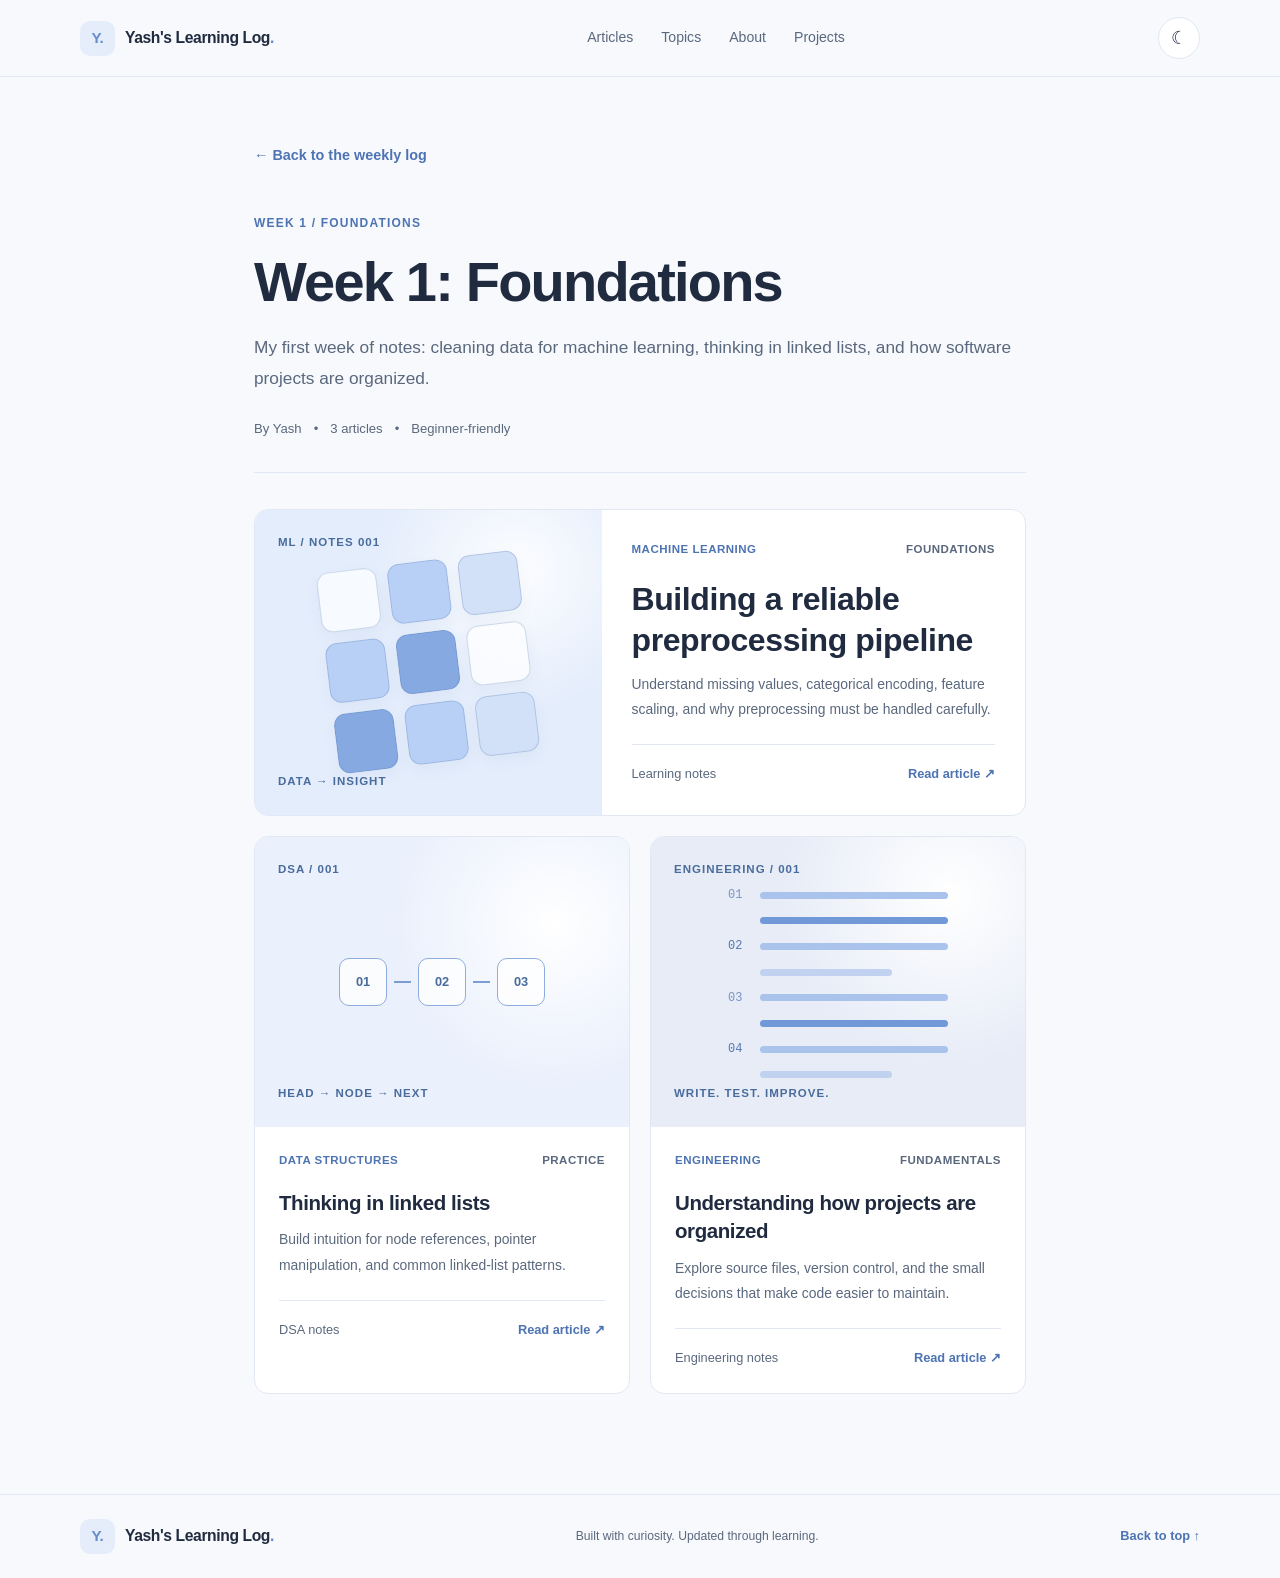
<file: weeks/week1.html>
<!DOCTYPE html>
<html lang="en">
<head>
  <meta charset="UTF-8">
  <meta name="viewport" content="width=device-width, initial-scale=1.0">

  <title>Week 1: Foundations | Yash's Learning Log</title>
  <meta name="description" content="Week 1 of my learning log: preprocessing pipelines, linked lists, and how software projects are organized.">

  <link rel="icon" href="data:image/svg+xml,%3Csvg xmlns='http://www.w3.org/2000/svg' viewBox='0 0 64 64'%3E%3Crect width='64' height='64' rx='14' fill='%234D73B2'/%3E%3Ctext x='32' y='44' font-family='Arial' font-size='34' font-weight='bold' text-anchor='middle' fill='white'%3EY.%3C/text%3E%3C/svg%3E">

  <!-- Apply saved/system theme before the page paints (prevents a white flash in dark mode) -->
  <script>
    (function () {
      try {
        var saved = localStorage.getItem("learning-log-theme");
        var dark = saved ? saved === "dark"
          : window.matchMedia("(prefers-color-scheme: dark)").matches;
        if (dark) document.documentElement.dataset.theme = "dark";
      } catch (e) {}
    })();
  </script>

  <link rel="stylesheet" href="../style.css">
  <link rel="stylesheet" href="../articles/article.css">
  <script src="../script.js" defer></script>
</head>

<body id="top">
  <a class="skip-link" href="#main">Skip to content</a>

  <header class="site-header">
    <nav class="navbar container" aria-label="Main navigation">
      <a class="brand" href="../index.html#home">
        <span class="brand-mark" aria-hidden="true">Y.</span>
        <span>Yash's Learning Log<span class="brand-period">.</span></span>
      </a>

      <div class="nav-links">
        <a href="../index.html#articles">Articles</a>
        <a href="../index.html#topics">Topics</a>
        <a href="../index.html#about">About</a>
        <a href="../index.html#projects">Projects</a>
      </div>

      <button
        class="theme-toggle"
        id="theme-toggle"
        type="button"
        aria-label="Switch to dark mode"
        aria-pressed="false"
        title="Toggle color theme"
      >
        <span id="theme-icon" aria-hidden="true">&#9790;</span>
      </button>
    </nav>
  </header>

  <main class="article-page" id="main">
    <a class="article-back" href="../index.html#articles">
      &larr; Back to the weekly log
    </a>

    <header class="article-header">
      <p class="article-category">WEEK 1 / FOUNDATIONS</p>

      <h1>Week 1: Foundations</h1>

      <p class="article-subtitle">
        My first week of notes: cleaning data for machine learning,
        thinking in linked lists, and how software projects are organized.
      </p>

      <div class="article-byline">
        <span>By Yash</span>
        <span>&bull;</span>
        <span>3 articles</span>
        <span>&bull;</span>
        <span>Beginner-friendly</span>
      </div>
    </header>

    <section class="week-articles" aria-label="Articles from Week 1">
      <div class="article-grid">
        <article class="article-card featured-card">
          <div class="featured-art" aria-hidden="true">
            <span class="art-label">ML / NOTES 001</span>
            <div class="data-visual">
              <span></span>
              <span></span>
              <span></span>
              <span></span>
              <span></span>
              <span></span>
              <span></span>
              <span></span>
              <span></span>
            </div>
            <span class="art-caption">DATA → INSIGHT</span>
          </div>

          <div class="article-content">
            <div class="article-meta">
              <span class="tag">MACHINE LEARNING</span>
              <span>FOUNDATIONS</span>
            </div>

            <h3>Building a reliable preprocessing pipeline</h3>

            <p>
              Understand missing values, categorical encoding, feature
              scaling, and why preprocessing must be handled carefully.
            </p>

            <div class="card-footer">
              <span>Learning notes</span>
              <a href="../articles/preprocessing-pipeline.html">
                Read article <span aria-hidden="true">↗</span>
              </a>
            </div>
          </div>
        </article>

        <article class="article-card">
          <div class="article-visual visual-dsa" aria-hidden="true">
            <span class="visual-label">DSA / 001</span>
            <div class="node-chain">
              <span>01</span>
              <i></i>
              <span>02</span>
              <i></i>
              <span>03</span>
            </div>
            <span class="visual-caption">HEAD → NODE → NEXT</span>
          </div>

          <div class="article-content">
            <div class="article-meta">
              <span class="tag">DATA STRUCTURES</span>
              <span>PRACTICE</span>
            </div>

            <h3>Thinking in linked lists</h3>

            <p>
              Build intuition for node references, pointer manipulation,
              and common linked-list patterns.
            </p>

            <div class="card-footer">
              <span>DSA notes</span>
              <a href="../articles/thinking-in-linked-lists.html">
                Read article <span aria-hidden="true">↗</span>
              </a>
            </div>
          </div>
        </article>

        <article class="article-card">
          <div class="article-visual visual-code" aria-hidden="true">
            <span class="visual-label">ENGINEERING / 001</span>
            <div class="code-decoration">
              <span>01</span> <i></i><b></b>
              <span>02</span> <i></i><em></em>
              <span>03</span> <i></i><b></b>
              <span>04</span> <i></i><em></em>
            </div>
            <span class="visual-caption">WRITE. TEST. IMPROVE.</span>
          </div>

          <div class="article-content">
            <div class="article-meta">
              <span class="tag">ENGINEERING</span>
              <span>FUNDAMENTALS</span>
            </div>

            <h3>Understanding how projects are organized</h3>

            <p>
              Explore source files, version control, and the small
              decisions that make code easier to maintain.
            </p>

            <div class="card-footer">
              <span>Engineering notes</span>
              <a href="../articles/organizing-software-projects.html">
                Read article <span aria-hidden="true">↗</span>
              </a>
            </div>
          </div>
        </article>
      </div>
    </section>
  </main>

  <footer class="site-footer">
    <div class="container footer-inner">
      <a class="brand" href="../index.html#home">
        <span class="brand-mark" aria-hidden="true">Y.</span>
        <span>Yash's Learning Log<span class="brand-period">.</span></span>
      </a>

      <p>Built with curiosity. Updated through learning.</p>

      <a class="back-to-top" href="#top">Back to top &uarr;</a>
    </div>
  </footer>
</body>
</html>
</file>
<file: style.css>
/* =====================================================
   YASH'S LEARNING LOG
   Complete design system
   ===================================================== */

/* 1. Colors and design tokens */

:root {
  color-scheme: light;

  --bg: #F7F9FD;
  --surface: #FFFFFF;
  --surface-alt: #EEF3FC;
  --text: #202B40;
  --muted: #5A687D;
  --accent: #648BCB;
  --accent-hover: #4D73B2;
  --accent-soft: #E5EDFB;
  --border: #E1E8F3;

  --max-width: 1120px;
  --radius: 14px;
  --shadow: 0 16px 42px rgba(48, 76, 120, 0.07);
}

:root[data-theme="dark"] {
  color-scheme: dark;

  --bg: #151B27;
  --surface: #1E2736;
  --surface-alt: #202D41;
  --text: #EDF2FC;
  --muted: #A7B5CB;
  --accent: #9BBBEF;
  --accent-hover: #BED2F7;
  --accent-soft: #293A54;
  --border: #334057;

  --shadow: 0 16px 42px rgba(0, 0, 0, 0.16);
}

/* 2. Reset and global styles */

* {
  box-sizing: border-box;
}

html {
  scroll-behavior: smooth;
  scroll-padding-top: 100px;
}

body {
  margin: 0;
  background: var(--bg);
  color: var(--text);
  font-family: Inter, "Segoe UI", Arial, sans-serif;
  font-size: 16px;
  line-height: 1.7;
  transition: background-color 0.25s, color 0.25s;
}

body,
button,
a {
  -webkit-tap-highlight-color: transparent;
}

a {
  color: inherit;
  text-decoration: none;
}

button {
  font: inherit;
}

button:focus-visible,
a:focus-visible {
  outline: 3px solid var(--accent);
  outline-offset: 4px;
}

button,
a {
  touch-action: manipulation;
}

::selection {
  background: var(--accent-soft);
  color: var(--text);
}

.container {
  width: min(var(--max-width), calc(100% - 48px));
  margin-inline: auto;
}

section[id] {
  scroll-margin-top: 100px;
}

/* 3. Header and navigation */

.site-header {
  position: sticky;
  top: 0;
  z-index: 20;
  background: var(--bg);
  border-bottom: 1px solid var(--border);
}

.navbar {
  min-height: 76px;
  display: flex;
  align-items: center;
  justify-content: space-between;
  gap: 24px;
}

.brand {
  display: inline-flex;
  align-items: center;
  gap: 10px;
  font-size: 0.98rem;
  font-weight: 750;
  letter-spacing: -0.4px;
  white-space: nowrap;
}

.brand-mark {
  display: grid;
  width: 35px;
  height: 35px;
  place-items: center;
  border-radius: 10px;
  background: var(--accent-soft);
  color: var(--accent);
  font-size: 0.95rem;
  font-weight: 800;
}

.brand-period {
  color: var(--accent);
}

.nav-links {
  display: flex;
  align-items: center;
  gap: 28px;
}

.nav-links a {
  color: var(--muted);
  font-size: 0.88rem;
  transition: color 0.2s;
}

.nav-links a:hover {
  color: var(--accent);
}

.theme-toggle {
  display: grid;
  width: 42px;
  height: 42px;
  flex-shrink: 0;
  place-items: center;
  border: 1px solid var(--border);
  border-radius: 50%;
  background: var(--surface);
  color: var(--text);
  cursor: pointer;
  font-size: 1.15rem;
  transition: border-color 0.2s, transform 0.2s;
}

.theme-toggle:hover {
  border-color: var(--accent);
  transform: rotate(-8deg);
}

/* 4. Hero section */

.hero {
  padding-top: 82px;
  padding-bottom: 42px;
}

.hero-layout {
  display: grid;
  grid-template-columns: minmax(0, 1.15fr) minmax(320px, 0.85fr);
  align-items: center;
  gap: 48px;
}

.hero-content {
  min-width: 0;
}

.eyebrow {
  margin: 0 0 18px;
  color: var(--accent-hover);
  font-size: 0.73rem;
  font-weight: 750;
  letter-spacing: 1.6px;
  line-height: 1.7;
}

:root[data-theme="dark"] .eyebrow {
  color: var(--accent);
}

.hero .eyebrow {
  display: inline-flex;
  align-items: center;
  gap: 9px;
  padding: 7px 11px;
  border: 1px solid var(--border);
  border-radius: 6px;
  background: var(--surface);
}

.eyebrow-dot {
  width: 7px;
  height: 7px;
  border-radius: 50%;
  background: var(--accent);
}

.hero h1 {
  max-width: 650px;
  margin: 17px 0 0;
  font-size: clamp(2.8rem, 5.2vw, 4.5rem);
  font-weight: 780;
  line-height: 1.1;
  letter-spacing: -2.7px;
}

.hero h1 span {
  display: block;
  color: var(--accent);
}

.hero-description {
  max-width: 560px;
  margin: 25px 0 28px;
  color: var(--muted);
  font-size: 1.02rem;
  line-height: 1.85;
}

.hero-actions {
  display: flex;
  flex-wrap: wrap;
  gap: 12px;
}

.button {
  display: inline-flex;
  align-items: center;
  justify-content: center;
  gap: 10px;
  min-height: 46px;
  padding: 11px 18px;
  border: 1px solid var(--border);
  border-radius: 8px;
  font-size: 0.87rem;
  font-weight: 700;
  transition:
    transform 0.2s,
    background-color 0.2s,
    border-color 0.2s;
}

.button:hover {
  transform: translateY(-2px);
}

.button-primary {
  border-color: var(--accent);
  background: var(--accent);
  color: #FFFFFF;
}

.button-primary:hover {
  border-color: var(--accent-hover);
  background: var(--accent-hover);
}

.button-secondary {
  background: var(--surface);
  color: var(--text);
}

.button-secondary:hover {
  border-color: var(--accent);
}

:root[data-theme="dark"] .button-primary {
  color: #151B27;
}

.hero-signature {
  display: flex;
  flex-wrap: wrap;
  align-items: center;
  gap: 11px;
  margin-top: 37px;
  color: var(--muted);
  font-size: 0.66rem;
  font-weight: 700;
  letter-spacing: 1.1px;
}

.status-dot {
  width: 8px;
  height: 8px;
  flex-shrink: 0;
  border-radius: 50%;
  background: var(--accent);
  box-shadow: 0 0 0 4px var(--accent-soft);
}

/* 5. Learning desk */

.learning-panel {
  position: relative;
  overflow: hidden;
  min-width: 0;
  padding: 25px;
  border: 1px solid var(--border);
  border-radius: 16px;
  background:
    radial-gradient(
      circle at 100% 0%,
      var(--accent-soft) 0,
      transparent 55%
    ),
    var(--surface);
  box-shadow: var(--shadow);
}

.panel-top,
.panel-bottom {
  display: flex;
  align-items: center;
  justify-content: space-between;
  gap: 12px;
}

.panel-label,
.panel-index {
  font-size: 0.61rem;
  font-weight: 750;
  letter-spacing: 0.9px;
}

.panel-label {
  color: var(--accent-hover);
}

.panel-index {
  color: var(--muted);
}

:root[data-theme="dark"] .panel-label {
  color: var(--accent);
}

.panel-intro {
  display: flex;
  align-items: center;
  gap: 13px;
  margin-block: 28px 22px;
}

.panel-icon {
  display: grid;
  width: 47px;
  height: 47px;
  flex-shrink: 0;
  place-items: center;
  border: 1px solid var(--border);
  border-radius: 12px;
  background: var(--accent-soft);
  color: var(--accent-hover);
  font-size: 1.65rem;
}

.panel-intro h2 {
  margin: 0;
  font-size: 1.08rem;
  line-height: 1.4;
  letter-spacing: -0.3px;
}

.panel-intro p {
  margin: 4px 0 0;
  color: var(--muted);
  font-size: 0.77rem;
}

.learning-item {
  display: flex;
  align-items: flex-start;
  gap: 12px;
  padding-block: 17px;
  border-top: 1px solid var(--border);
  transition: padding 0.2s;
}

.learning-item:hover {
  padding-inline: 4px;
}

.learning-number {
  padding-top: 2px;
  color: var(--accent);
  font-size: 0.72rem;
  font-weight: 800;
}

.learning-details {
  display: flex;
  flex: 1;
  min-width: 0;
  flex-direction: column;
  gap: 4px;
}

.learning-details strong {
  font-size: 0.85rem;
  line-height: 1.5;
}

.learning-details small {
  color: var(--muted);
  font-size: 0.7rem;
  line-height: 1.5;
}

.learning-arrow {
  color: var(--accent);
  font-size: 1rem;
}

.panel-bottom {
  padding-top: 18px;
  border-top: 1px solid var(--border);
  color: var(--muted);
  font-size: 0.56rem;
  font-weight: 750;
  letter-spacing: 0.8px;
}

.panel-decoration {
  position: absolute;
  right: -5px;
  bottom: 25px;
  color: var(--accent);
  opacity: 0.06;
  font-size: 5rem;
  font-weight: 850;
  pointer-events: none;
}

/* 6. Hero footer strip */

.hero-bottom {
  display: flex;
  flex-wrap: wrap;
  justify-content: space-between;
  gap: 12px;
  margin-top: 65px;
  padding-block: 18px;
  border-top: 1px solid var(--border);
  color: var(--muted);
  font-size: 0.64rem;
  font-weight: 700;
  letter-spacing: 0.8px;
}

.hero-bottom a {
  color: var(--accent-hover);
}

:root[data-theme="dark"] .hero-bottom a {
  color: var(--accent);
}

/* 7. Shared section heading */

.section {
  padding-block: 76px;
}

.section-heading {
  display: flex;
  align-items: end;
  justify-content: space-between;
  gap: 25px;
  margin-bottom: 32px;
}

.section-heading .eyebrow {
  margin-bottom: 12px;
}

.section h2,
.section-heading h2 {
  margin: 0;
  font-size: clamp(1.8rem, 3.3vw, 2.55rem);
  line-height: 1.25;
  letter-spacing: -1.1px;
}

.section-description {
  max-width: 600px;
  margin: 12px 0 0;
  color: var(--muted);
  font-size: 0.91rem;
}

.section-index {
  flex-shrink: 0;
  padding-bottom: 5px;
  color: var(--muted);
  font-size: 0.65rem;
  font-weight: 700;
  letter-spacing: 0.8px;
}

.section-note {
  margin-top: 20px;
  color: var(--muted);
  font-size: 0.8rem;
}

/* 8. Article grid and cards */

.article-grid {
  display: grid;
  grid-template-columns: repeat(2, minmax(0, 1fr));
  align-items: stretch;
  gap: 20px;
}

.article-card {
  min-width: 0;
  overflow: hidden;
  border: 1px solid var(--border);
  border-radius: var(--radius);
  background: var(--surface);
  transition:
    transform 0.22s,
    border-color 0.22s,
    box-shadow 0.22s;
}

.article-card:hover {
  transform: translateY(-4px);
  border-color: var(--accent);
  box-shadow: var(--shadow);
}

.featured-card {
  grid-column: 1 / -1;
  display: grid;
  grid-template-columns: 0.9fr 1.1fr;
}

.article-content {
  display: flex;
  min-width: 0;
  flex-direction: column;
  padding: 24px;
}

.featured-card .article-content {
  padding: 30px;
}

.article-meta {
  display: flex;
  flex-wrap: wrap;
  justify-content: space-between;
  align-items: center;
  gap: 9px;
  color: var(--muted);
  font-size: 0.63rem;
  font-weight: 700;
  letter-spacing: 0.5px;
}

.tag {
  color: var(--accent-hover);
}

:root[data-theme="dark"] .tag {
  color: var(--accent);
}

.article-card h3 {
  margin: 19px 0 10px;
  font-size: 1.28rem;
  line-height: 1.38;
  letter-spacing: -0.4px;
}

.featured-card h3 {
  max-width: 480px;
  font-size: clamp(1.5rem, 2.7vw, 2rem);
  line-height: 1.3;
}

.article-card p {
  margin: 0 0 22px;
  color: var(--muted);
  font-size: 0.87rem;
  line-height: 1.8;
}

.card-footer {
  display: flex;
  align-items: center;
  justify-content: space-between;
  gap: 12px;
  margin-top: auto;
  padding-top: 18px;
  border-top: 1px solid var(--border);
  color: var(--muted);
  font-size: 0.75rem;
}

.card-footer a {
  color: var(--accent-hover);
  font-weight: 750;
  white-space: nowrap;
}

:root[data-theme="dark"] .card-footer a {
  color: var(--accent);
}

.card-footer a:hover {
  text-decoration: underline;
  text-underline-offset: 4px;
}

/* 9. Article illustrations */

.featured-art,
.article-visual {
  position: relative;
  display: flex;
  min-height: 230px;
  overflow: hidden;
  flex-direction: column;
  justify-content: space-between;
  padding: 23px;
  background:
    radial-gradient(
      circle at 75% 20%,
      rgba(255, 255, 255, 0.9),
      transparent 40%
    ),
    #E4EDFC;
}

:root[data-theme="dark"] .featured-art,
:root[data-theme="dark"] .article-visual {
  background:
    radial-gradient(
      circle at 75% 20%,
      rgba(155, 187, 239, 0.12),
      transparent 45%
    ),
    #202D41;
}

.featured-art {
  min-height: 300px;
}

.art-label,
.visual-label {
  position: relative;
  z-index: 1;
  color: #496C9D;
  font-size: 0.66rem;
  font-weight: 800;
  letter-spacing: 1px;
}

:root[data-theme="dark"] .art-label,
:root[data-theme="dark"] .visual-label {
  color: var(--accent);
}

.data-visual {
  display: grid;
  grid-template-columns: repeat(3, 60px);
  gap: 11px;
  justify-content: center;
  transform: rotate(-7deg);
}

.data-visual span {
  aspect-ratio: 1;
  border: 1px solid rgba(74, 113, 169, 0.25);
  border-radius: 12px;
  background: rgba(255, 255, 255, 0.7);
  box-shadow: 0 6px 15px rgba(60, 93, 145, 0.05);
}

.data-visual span:nth-child(2),
.data-visual span:nth-child(4),
.data-visual span:nth-child(8) {
  background: #B8D0F6;
}

.data-visual span:nth-child(5),
.data-visual span:nth-child(7) {
  background: #87A9E2;
}

.data-visual span:nth-child(3),
.data-visual span:nth-child(9) {
  background: #D2E1F8;
}

.art-caption,
.visual-caption {
  color: #496C9D;
  font-size: 0.62rem;
  font-weight: 800;
  letter-spacing: 1px;
}

:root[data-theme="dark"] .art-caption,
:root[data-theme="dark"] .visual-caption {
  color: var(--accent);
}

.visual-dsa {
  background:
    radial-gradient(
      circle at 80% 30%,
      #FFFFFF,
      transparent 45%
    ),
    #EAF0FC;
}

.visual-code {
  background:
    radial-gradient(
      circle at 80% 20%,
      #FFFFFF,
      transparent 45%
    ),
    #E7ECF7;
}

:root[data-theme="dark"] .visual-dsa,
:root[data-theme="dark"] .visual-code {
  background: #202D41;
}

.node-chain {
  display: flex;
  align-items: center;
  justify-content: center;
  gap: 7px;
}

.node-chain span {
  display: grid;
  width: 48px;
  height: 48px;
  place-items: center;
  border: 1px solid #8DADE1;
  border-radius: 10px;
  background: rgba(255, 255, 255, 0.8);
  color: #496C9D;
  font-size: 0.8rem;
  font-weight: 800;
}

.node-chain i {
  width: 17px;
  height: 2px;
  background: #7B9DD3;
}

.code-decoration {
  display: grid;
  grid-template-columns: 22px 1fr;
  align-items: center;
  gap: 12px 10px;
  width: min(220px, 100%);
  margin-inline: auto;
  color: #7994C3;
  font-family: Consolas, monospace;
  font-size: 0.75rem;
}

.code-decoration i {
  display: block;
  width: 100%;
  height: 7px;
  border-radius: 4px;
  background: #A9C3ED;
}

.code-decoration b,
.code-decoration em {
  grid-column: 2;
  display: block;
  height: 7px;
  border-radius: 4px;
  background: #7198D7;
}

.code-decoration em {
  width: 70%;
  background: #C0D2F0;
}

.code-decoration span:nth-of-type(2n) {
  color: #5578B3;
}

/* 10. Topic directory */

.topics-section {
  background: var(--surface-alt);
  border-block: 1px solid var(--border);
}

.topic-grid {
  display: grid;
  grid-template-columns: repeat(2, minmax(0, 1fr));
  gap: 16px;
}

.topic-card {
  position: relative;
  display: block;
  min-height: 195px;
  padding: 26px;
  border: 1px solid var(--border);
  border-radius: var(--radius);
  background: var(--surface);
  transition:
    transform 0.22s,
    border-color 0.22s,
    box-shadow 0.22s;
}

.topic-card:hover {
  transform: translateY(-4px);
  border-color: var(--accent);
  box-shadow: var(--shadow);
}

.topic-number {
  color: var(--accent-hover);
  font-size: 0.7rem;
  font-weight: 800;
  letter-spacing: 0.8px;
}

:root[data-theme="dark"] .topic-number {
  color: var(--accent);
}

.topic-card h3 {
  margin: 20px 0 7px;
  font-size: 1.2rem;
  line-height: 1.4;
}

.topic-card p {
  max-width: 340px;
  margin: 0;
  color: var(--muted);
  font-size: 0.85rem;
}

.topic-arrow {
  position: absolute;
  top: 23px;
  right: 24px;
  color: var(--accent);
  transition: transform 0.2s;
}

.topic-card:hover .topic-arrow {
  transform: translate(3px, -3px);
}

/* 11. About section */

.about-section {
  position: relative;
  max-width: 850px;
  padding-block: 100px;
}

.about-marker {
  position: absolute;
  top: 100px;
  right: 24px;
  color: var(--accent);
  opacity: 0.12;
  font-size: 2.4rem;
  font-weight: 850;
  letter-spacing: -2px;
}

.about-section h2 {
  max-width: 650px;
}

.about-copy {
  max-width: 700px;
  margin: 24px 0 0;
  color: var(--muted);
  font-size: 1rem;
  line-height: 1.95;
}

.about-principles {
  display: flex;
  flex-wrap: wrap;
  gap: 10px;
  margin-top: 30px;
}

.about-principles span {
  padding: 9px 13px;
  border: 1px solid var(--border);
  border-radius: 7px;
  background: var(--surface);
  color: var(--muted);
  font-size: 0.75rem;
  font-weight: 650;
}

/* 12. Projects section */

.projects-section {
  padding-block: 68px;
  border-top: 1px solid var(--border);
  background: var(--surface);
}

.projects-layout {
  display: grid;
  grid-template-columns: 1fr 0.8fr;
  align-items: center;
  gap: 60px;
}

.projects-layout h2 {
  max-width: 440px;
  margin: 0;
  font-size: clamp(1.8rem, 3.3vw, 2.5rem);
  line-height: 1.25;
  letter-spacing: -1px;
}

.projects-content p {
  margin: 0 0 22px;
  color: var(--muted);
  font-size: 0.93rem;
  line-height: 1.9;
}

/* 13. Footer */

.site-footer {
  border-top: 1px solid var(--border);
  background: var(--bg);
}

.footer-inner {
  display: flex;
  flex-wrap: wrap;
  align-items: center;
  justify-content: space-between;
  gap: 18px;
  padding-block: 24px;
}

.footer-inner p {
  margin: 0;
  color: var(--muted);
  font-size: 0.76rem;
}

.back-to-top {
  color: var(--accent-hover);
  font-size: 0.8rem;
  font-weight: 700;
}

:root[data-theme="dark"] .back-to-top {
  color: var(--accent);
}

/* 14. Tablet layout */

@media (max-width: 900px) {
  .hero-layout {
    grid-template-columns: 1fr;
    gap: 40px;
  }

  .hero-content {
    max-width: 720px;
  }

  .learning-panel {
    max-width: 620px;
  }

  .featured-card {
    grid-template-columns: 0.8fr 1.2fr;
  }

  .featured-art {
    min-height: 280px;
  }

  .projects-layout {
    gap: 35px;
  }
}

/* 15. Mobile layout */

@media (max-width: 650px) {
  .container {
    width: calc(100% - 32px);
  }

  .navbar {
    min-height: 68px;
    flex-wrap: wrap;
    gap: 12px;
    padding-block: 12px;
  }

  .brand {
    gap: 8px;
    font-size: 0.88rem;
  }

  .brand-mark {
    width: 32px;
    height: 32px;
  }

  .theme-toggle {
    width: 38px;
    height: 38px;
  }

  .nav-links {
    order: 3;
    width: 100%;
    gap: 25px;
    overflow-x: auto;
    padding-bottom: 4px;
  }

  .nav-links a {
    flex-shrink: 0;
    font-size: 0.83rem;
  }

  .hero {
    padding-top: 58px;
    padding-bottom: 28px;
  }

  .hero h1 {
    font-size: clamp(2.6rem, 10vw, 3.7rem);
    letter-spacing: -1.8px;
  }

  .hero-description {
    font-size: 0.95rem;
    line-height: 1.85;
  }

  .hero-actions {
    align-items: stretch;
  }

  .button {
    padding-inline: 14px;
  }

  .hero-signature {
    margin-top: 28px;
    font-size: 0.59rem;
    letter-spacing: 0.6px;
  }

  .learning-panel {
    padding: 20px;
  }

  .panel-label,
  .panel-index {
    font-size: 0.55rem;
  }

  .hero-bottom {
    margin-top: 42px;
    font-size: 0.57rem;
  }

  .section {
    padding-block: 56px;
  }

  .section-heading {
    align-items: flex-start;
    flex-direction: column;
    gap: 15px;
  }

  .section-index {
    padding-bottom: 0;
  }

  .article-grid,
  .topic-grid {
    grid-template-columns: 1fr;
  }

  .featured-card {
    grid-column: auto;
    grid-template-columns: 1fr;
  }

  .featured-art {
    min-height: 220px;
  }

  .data-visual {
    grid-template-columns: repeat(3, 47px);
    gap: 8px;
  }

  .data-visual span {
    border-radius: 9px;
  }

  .article-content,
  .featured-card .article-content {
    padding: 21px;
  }

  .article-card h3 {
    font-size: 1.2rem;
  }

  .featured-card h3 {
    font-size: 1.5rem;
  }

  .topic-card {
    min-height: 175px;
    padding: 22px;
  }

  .about-section {
    padding-block: 72px;
  }

  .about-marker {
    top: 65px;
    right: 12px;
    font-size: 1.6rem;
  }

  .about-copy {
    font-size: 0.93rem;
  }

  .about-principles {
    align-items: flex-start;
    flex-direction: column;
  }

  .projects-layout {
    grid-template-columns: 1fr;
    gap: 20px;
  }

  .projects-section {
    padding-block: 54px;
  }

  .footer-inner {
    align-items: flex-start;
    flex-direction: column;
    gap: 15px;
  }
}

/* 16. Small-screen refinements */

@media (max-width: 380px) {
  .brand {
    font-size: 0.79rem;
  }

  .hero .eyebrow {
    font-size: 0.62rem;
    letter-spacing: 0.8px;
  }

  .hero h1 {
    font-size: 2.45rem;
  }

  .panel-bottom {
    flex-wrap: wrap;
    font-size: 0.52rem;
  }

  .learning-details strong {
    font-size: 0.8rem;
  }

  .learning-details small {
    font-size: 0.65rem;
  }

  .card-footer {
    flex-wrap: wrap;
  }
}

/* 17. Accessibility: reduced motion */

@media (prefers-reduced-motion: reduce) {
  *,
  *::before,
  *::after {
    scroll-behavior: auto !important;
    transition-duration: 0.01ms !important;
    animation-duration: 0.01ms !important;
  }
}


/* 18. Readability and accessibility refinements
   (placed last so they override the earlier, smaller sizes) */

/* Primary button: white text needs a darker blue to be readable (about 4.9:1) */
.button-primary {
  border-color: #4D73B2;
  background: #4D73B2;
}

.button-primary:hover {
  border-color: #3F6299;
  background: #3F6299;
}

:root[data-theme="dark"] .button-primary {
  border-color: var(--accent);
  background: var(--accent);
}

:root[data-theme="dark"] .button-primary:hover {
  border-color: var(--accent-hover);
  background: var(--accent-hover);
}

/* Small uppercase labels were 8 to 10px; raise to a readable minimum */
.panel-label,
.panel-index,
.hero-signature,
.hero-bottom,
.section-index,
.article-meta,
.art-label,
.visual-label,
.art-caption,
.visual-caption,
.topic-number {
  font-size: 0.72rem;
}

.panel-bottom,
.learning-details small,
.learning-number,
.about-principles span {
  font-size: 0.74rem;
}

.card-footer {
  font-size: 0.8rem;
}

/* Skip link for keyboard users */
.skip-link {
  position: absolute;
  top: -60px;
  left: 16px;
  z-index: 100;
  padding: 10px 16px;
  border-radius: 8px;
  background: var(--text);
  color: var(--bg);
  font-size: 0.85rem;
  font-weight: 700;
  transition: top 0.2s;
}

.skip-link:focus {
  top: 12px;
}

@media (max-width: 650px) {
  .panel-label,
  .panel-index,
  .hero-signature,
  .hero-bottom {
    font-size: 0.7rem;
  }
}

@media (max-width: 380px) {
  .panel-bottom,
  .learning-details small {
    font-size: 0.7rem;
  }
}
/* 19. Card illustration consistency
   - the two smaller cards now share the same illustration height
   - illustrations get proper dark-mode colors (they were light-mode only) */

.article-card:not(.featured-card) .article-visual {
  height: 290px;
}

:root[data-theme="dark"] .data-visual span {
  border-color: rgba(155, 187, 239, 0.28);
  background: rgba(155, 187, 239, 0.12);
  box-shadow: none;
}

:root[data-theme="dark"] .data-visual span:nth-child(2),
:root[data-theme="dark"] .data-visual span:nth-child(4),
:root[data-theme="dark"] .data-visual span:nth-child(8) {
  background: #3E5C8F;
}

:root[data-theme="dark"] .data-visual span:nth-child(5),
:root[data-theme="dark"] .data-visual span:nth-child(7) {
  background: #5B80BD;
}

:root[data-theme="dark"] .data-visual span:nth-child(3),
:root[data-theme="dark"] .data-visual span:nth-child(9) {
  background: #2F4468;
}

:root[data-theme="dark"] .node-chain span {
  border-color: var(--accent);
  background: var(--accent-soft);
  color: var(--accent);
}

:root[data-theme="dark"] .node-chain i {
  background: var(--accent);
}

:root[data-theme="dark"] .code-decoration {
  color: var(--muted);
}

:root[data-theme="dark"] .code-decoration i {
  background: #4A6A9E;
}

:root[data-theme="dark"] .code-decoration b {
  background: var(--accent);
}

:root[data-theme="dark"] .code-decoration em {
  background: #35507D;
}

@media (max-width: 650px) {
  .article-card:not(.featured-card) .article-visual {
    height: 270px;
  }
}

/* 20. Weekly log, week page and project cards */

.week-list {
  display: grid;
  gap: 16px;
}

.week-card {
  display: grid;
  grid-template-columns: 150px minmax(0, 1fr);
  overflow: hidden;
  border: 1px solid var(--border);
  border-radius: var(--radius);
  background: var(--surface);
  transition:
    transform 0.22s,
    border-color 0.22s,
    box-shadow 0.22s;
}

a.week-card:hover {
  transform: translateY(-4px);
  border-color: var(--accent);
  box-shadow: var(--shadow);
}

.week-badge {
  display: flex;
  flex-direction: column;
  align-items: center;
  justify-content: center;
  gap: 2px;
  padding: 24px;
  background: var(--accent-soft);
  color: var(--accent-hover);
}

:root[data-theme="dark"] .week-badge {
  color: var(--accent);
}

.week-badge span {
  font-size: 0.72rem;
  font-weight: 800;
  letter-spacing: 1.6px;
}

.week-badge strong {
  font-size: 3rem;
  font-weight: 800;
  line-height: 1.1;
  letter-spacing: -2px;
}

.week-body {
  min-width: 0;
  padding: 26px 30px;
}

.week-body h3 {
  margin: 14px 0 8px;
  font-size: 1.55rem;
  line-height: 1.3;
  letter-spacing: -0.5px;
}

.week-body p {
  margin: 0;
  color: var(--muted);
  font-size: 0.9rem;
  line-height: 1.8;
}

.week-topics {
  margin: 16px 0 20px;
  padding: 0;
  list-style: none;
}

.week-topics li {
  position: relative;
  padding: 7px 0 7px 20px;
  border-top: 1px solid var(--border);
  color: var(--text);
  font-size: 0.88rem;
}

.week-topics li::before {
  content: "";
  position: absolute;
  top: 50%;
  left: 2px;
  width: 7px;
  height: 7px;
  border-radius: 50%;
  background: var(--accent);
  transform: translateY(-50%);
}

.week-link {
  color: var(--accent-hover);
  font-size: 0.85rem;
  font-weight: 750;
}

:root[data-theme="dark"] .week-link {
  color: var(--accent);
}

a.week-card:hover .week-link {
  text-decoration: underline;
  text-underline-offset: 4px;
}

.week-card-soon {
  border-style: dashed;
  background: transparent;
}

.week-card-soon .week-badge {
  background: transparent;
  opacity: 0.55;
}

.week-card-soon .week-body {
  display: flex;
  flex-direction: column;
  justify-content: center;
}

.week-card-soon .week-body h3 {
  color: var(--muted);
}

/* Week page */

.week-articles {
  margin-top: 36px;
}

/* Projects */

.project-grid {
  display: grid;
  grid-template-columns: repeat(2, minmax(0, 1fr));
  gap: 16px;
  margin-top: 48px;
}

.project-card {
  display: flex;
  min-width: 0;
  flex-direction: column;
  padding: 26px;
  border: 1px solid var(--border);
  border-radius: var(--radius);
  background: var(--bg);
}

.project-card h3 {
  margin: 16px 0 10px;
  font-size: 1.3rem;
  line-height: 1.35;
  letter-spacing: -0.4px;
}

.project-card p {
  margin: 0 0 18px;
  color: var(--muted);
  font-size: 0.88rem;
  line-height: 1.8;
}

.project-status {
  color: var(--muted);
}

.project-stack {
  display: flex;
  flex-wrap: wrap;
  gap: 8px;
  margin: 0 0 22px;
  padding: 0;
  list-style: none;
}

.project-stack li {
  padding: 5px 10px;
  border: 1px solid var(--border);
  border-radius: 6px;
  background: var(--surface);
  color: var(--muted);
  font-size: 0.74rem;
  font-weight: 650;
}

.project-card .card-footer {
  margin-top: auto;
}

.project-card-soon {
  justify-content: center;
  border-style: dashed;
  background: transparent;
}

.project-card-soon h3 {
  color: var(--muted);
}

.project-card-soon p {
  margin-bottom: 0;
}

@media (max-width: 650px) {
  .week-card {
    grid-template-columns: 1fr;
  }

  .week-badge {
    flex-direction: row;
    justify-content: flex-start;
    gap: 10px;
    padding: 14px 22px;
  }

  .week-badge strong {
    font-size: 1.6rem;
    letter-spacing: -1px;
  }

  .week-body {
    padding: 22px;
  }

  .project-grid {
    grid-template-columns: 1fr;
  }

  .project-card {
    padding: 22px;
  }
}
</file>
<file: articles/article.css>
/* ========================================
   Yash's Learning Log - Article styles
   Shared by every article page.
   Uses only the design tokens from ../style.css
   (--surface, --surface-alt, --border, --accent ...)
   so light and dark mode always match the homepage.
======================================== */

.article-page {
  max-width: 820px;
  margin: 0 auto;
  padding: 64px 24px 100px;
}

.article-back {
  display: inline-block;
  margin-bottom: 34px;
  color: var(--accent-hover);
  font-size: 0.9rem;
  font-weight: 650;
}

.article-header {
  padding-bottom: 32px;
  border-bottom: 1px solid var(--border);
}

.article-category {
  color: var(--accent-hover);
  font-size: 0.75rem;
  font-weight: 750;
  letter-spacing: 1.2px;
}

.article-header h1 {
  margin: 16px 0;
  font-size: clamp(2.2rem, 6vw, 3.5rem);
  line-height: 1.15;
  letter-spacing: -1.8px;
}

.article-subtitle {
  color: var(--muted);
  font-size: 1.08rem;
  line-height: 1.8;
}

.article-byline {
  display: flex;
  flex-wrap: wrap;
  gap: 12px;
  margin-top: 24px;
  color: var(--muted);
  font-size: 0.82rem;
}

.article-body {
  padding-top: 36px;
}

.article-body h2 {
  margin-top: 46px;
  margin-bottom: 14px;
  font-size: 1.7rem;
  line-height: 1.35;
  letter-spacing: -0.5px;
  scroll-margin-top: 100px;
}

.article-body h3 {
  margin-top: 30px;
  font-size: 1.2rem;
}

.article-body p,
.article-body li {
  color: var(--muted);
  line-height: 1.9;
}

.article-body strong {
  color: var(--text);
}

.article-body ul,
.article-body ol {
  padding-left: 24px;
}

.article-body li {
  margin-bottom: 8px;
}

.article-body pre {
  overflow-x: auto;
  padding: 20px;
  border: 1px solid var(--border);
  border-radius: 10px;
  background: var(--surface-alt);
  color: var(--text);
  font-size: 0.85rem;
  line-height: 1.8;
}

.article-body code {
  font-family: Consolas, "Courier New", monospace;
}

.article-body p code,
.article-body li code {
  padding: 2px 5px;
  border-radius: 4px;
  background: var(--surface-alt);
  color: var(--accent-hover);
  font-size: 0.9em;
}

.article-callout {
  margin-block: 26px;
  padding: 20px 22px;
  border-left: 4px solid var(--accent);
  border-radius: 0 8px 8px 0;
  background: var(--surface-alt);
}

.article-callout p {
  margin: 0;
}

.article-toc {
  margin-block: 30px;
  padding: 24px;
  border: 1px solid var(--border);
  border-radius: 12px;
  background: var(--surface);
}

.article-toc h2 {
  margin: 0 0 12px;
  font-size: 1.15rem;
}

.article-toc ul {
  margin-bottom: 0;
}

.article-toc a {
  color: var(--accent-hover);
}

.takeaways {
  margin-top: 48px;
  padding: 24px;
  border: 1px solid var(--border);
  border-radius: 12px;
  background: var(--surface);
}

.takeaways h2 {
  margin-top: 0;
}

.article-end {
  margin-top: 48px;
  padding-top: 24px;
  border-top: 1px solid var(--border);
}

@media (max-width: 600px) {
  .article-page {
    padding: 40px 20px 70px;
  }

  .article-body h2 {
    font-size: 1.45rem;
  }

  .article-body pre {
    padding: 15px;
    font-size: 0.78rem;
  }
}

/* Links inside article text */
.article-body a {
  color: var(--accent-hover);
  text-decoration: underline;
  text-underline-offset: 3px;
}

.article-body a:hover {
  color: var(--accent);
}

/* Closing block at the end of an article */
.article-end h2 {
  margin-top: 0;
  font-size: 1.3rem;
}

.article-end p {
  margin-top: 0;
}
</file>
